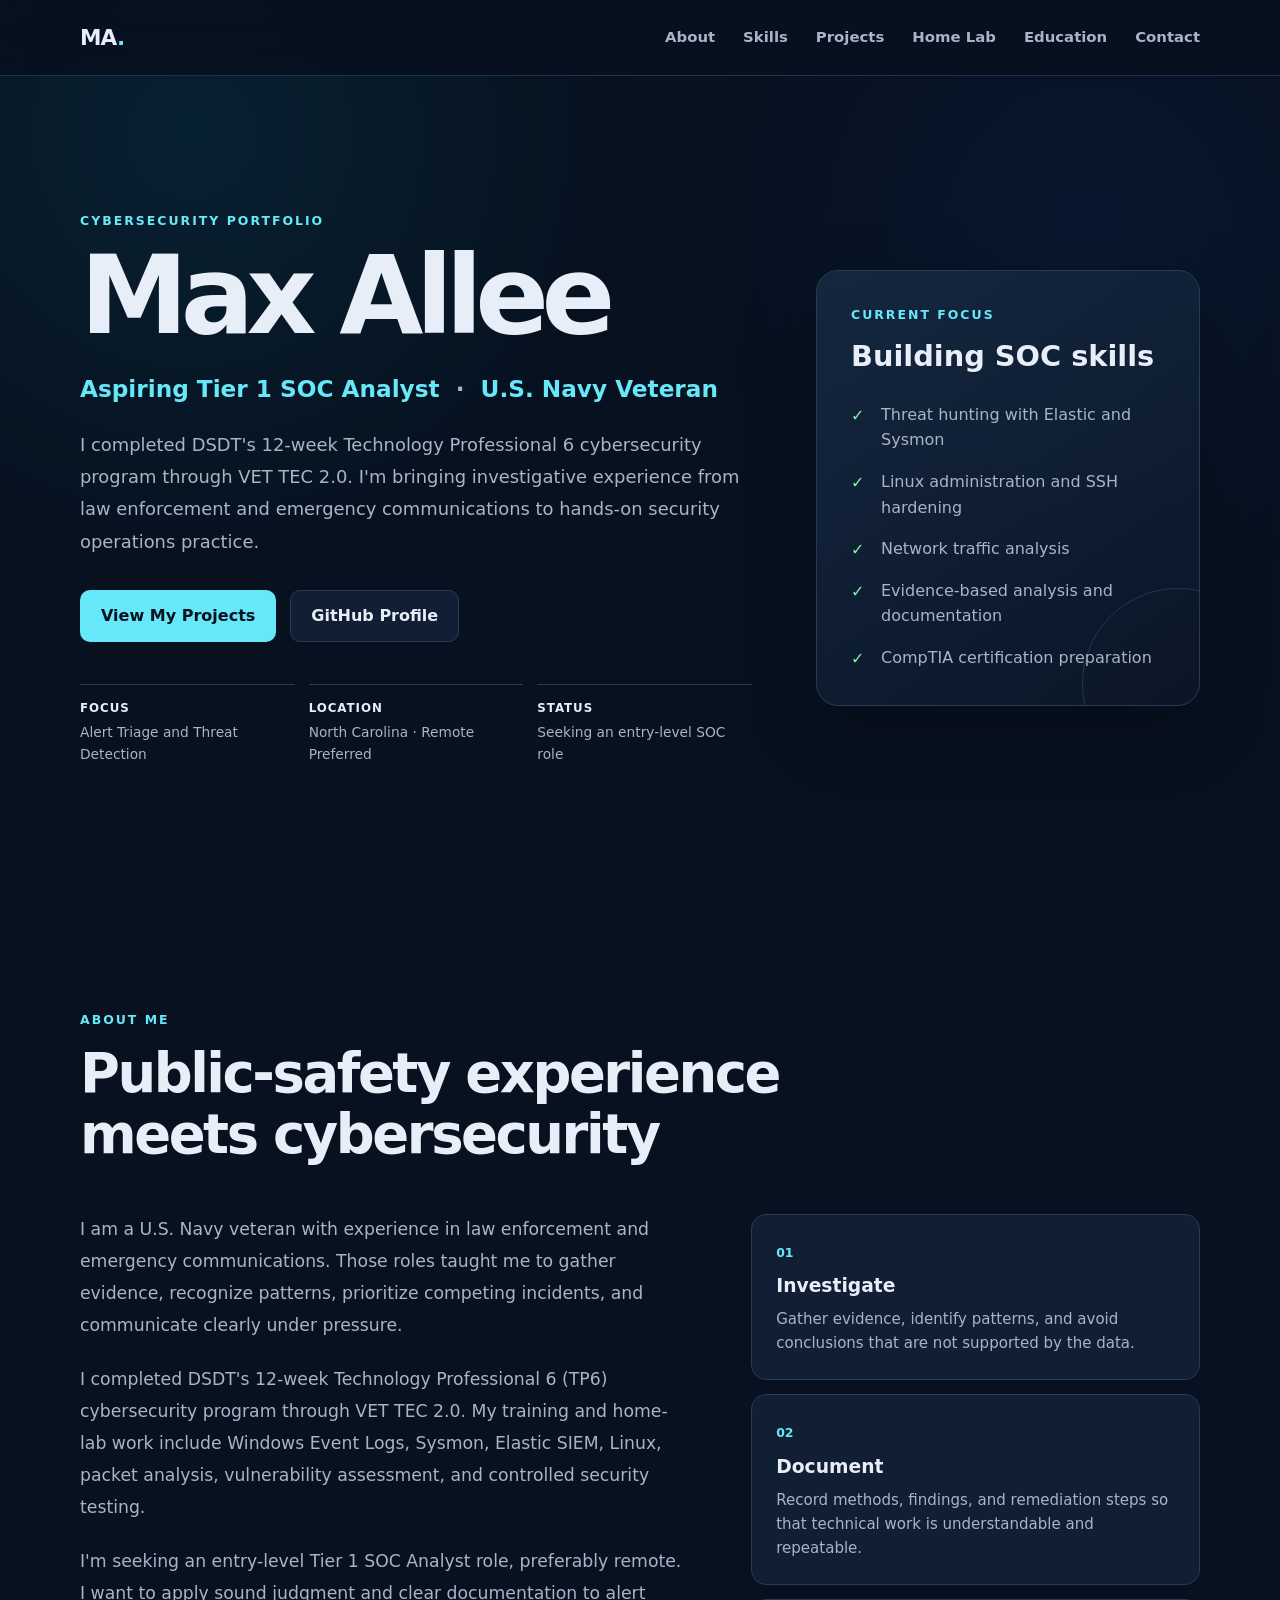
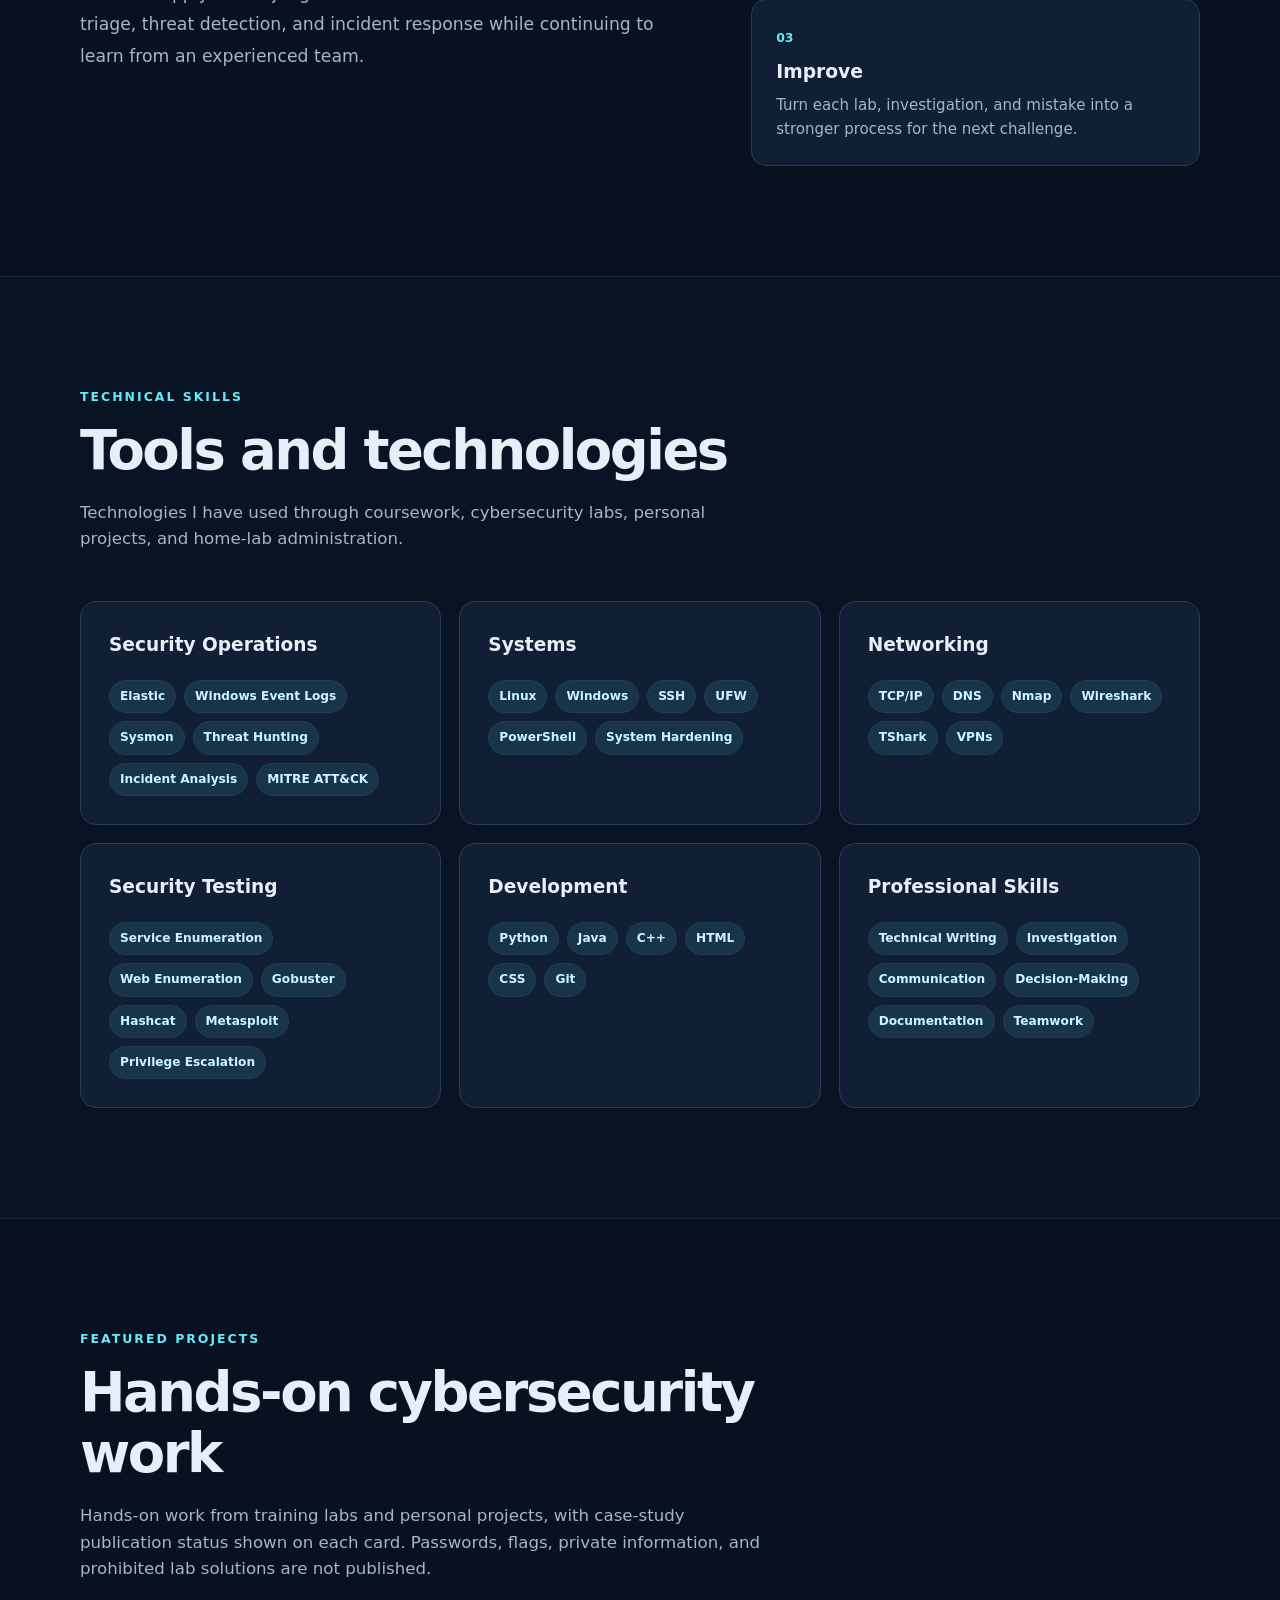
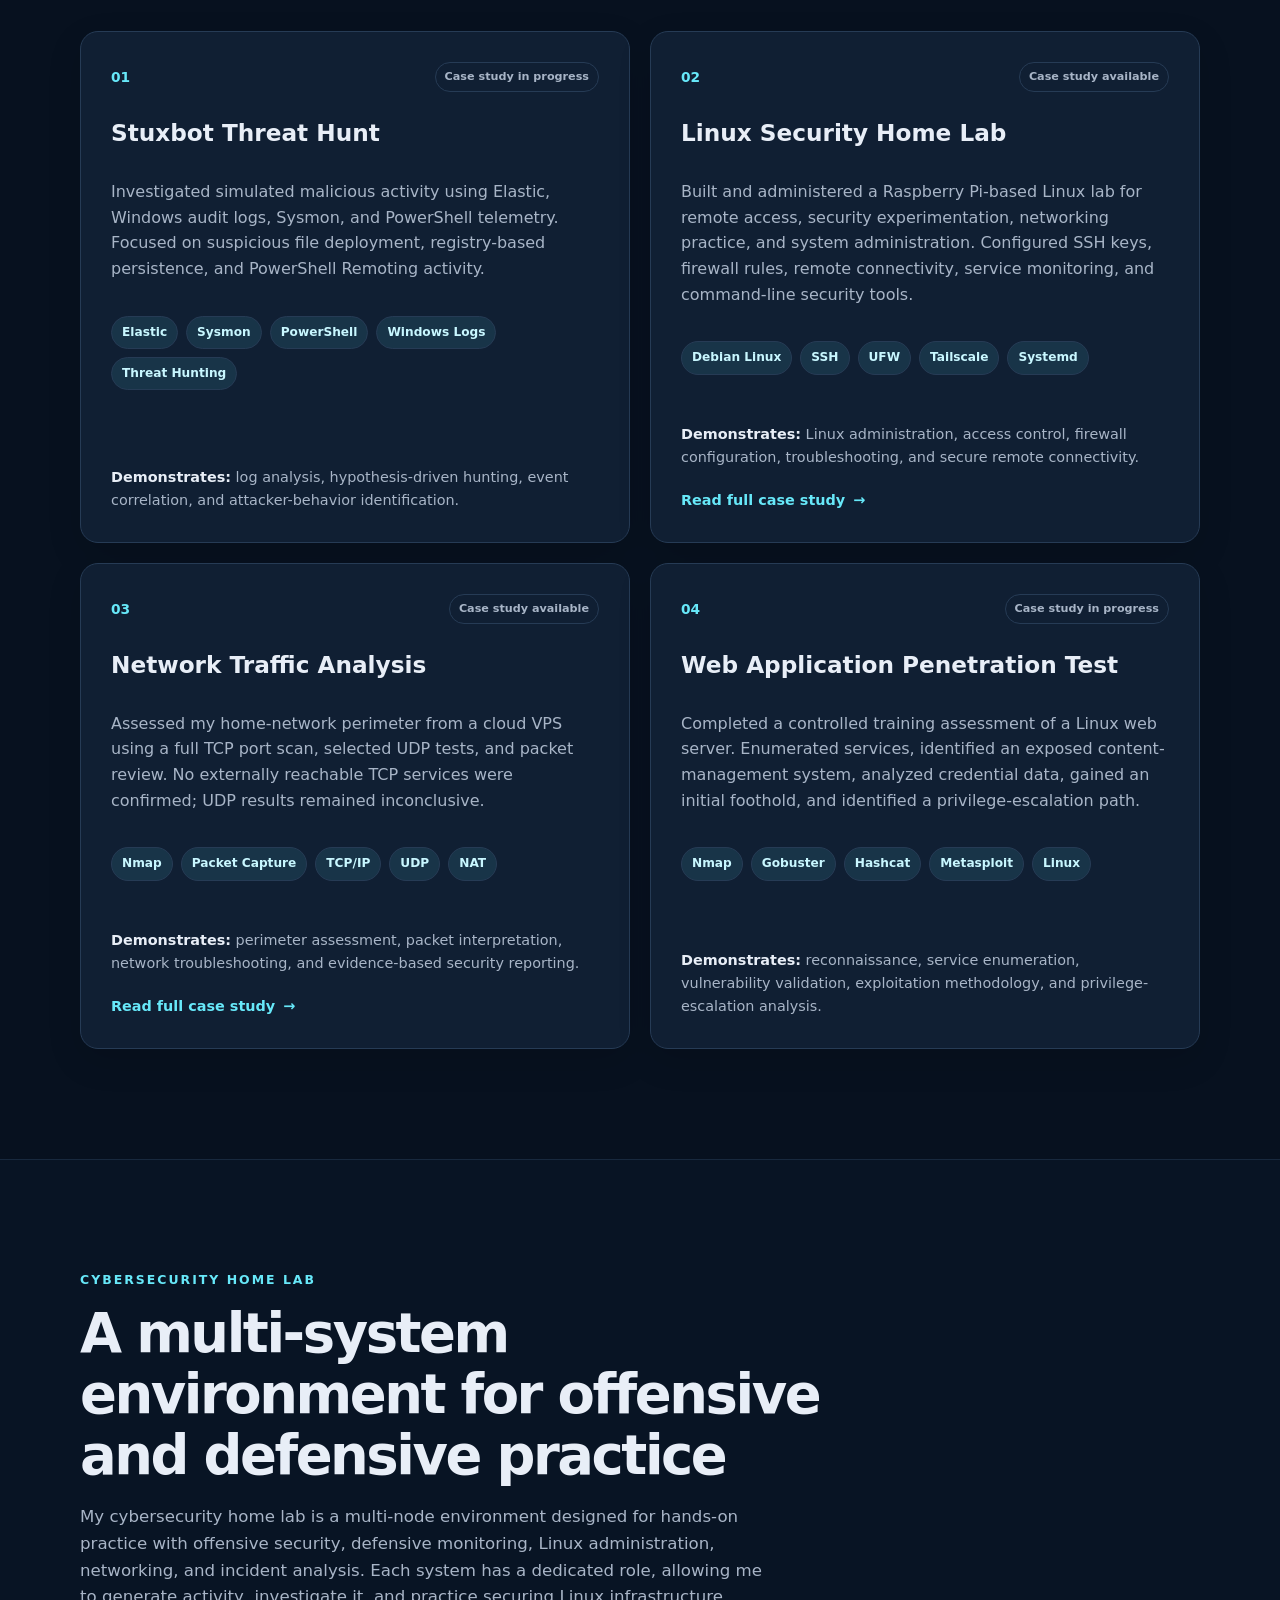
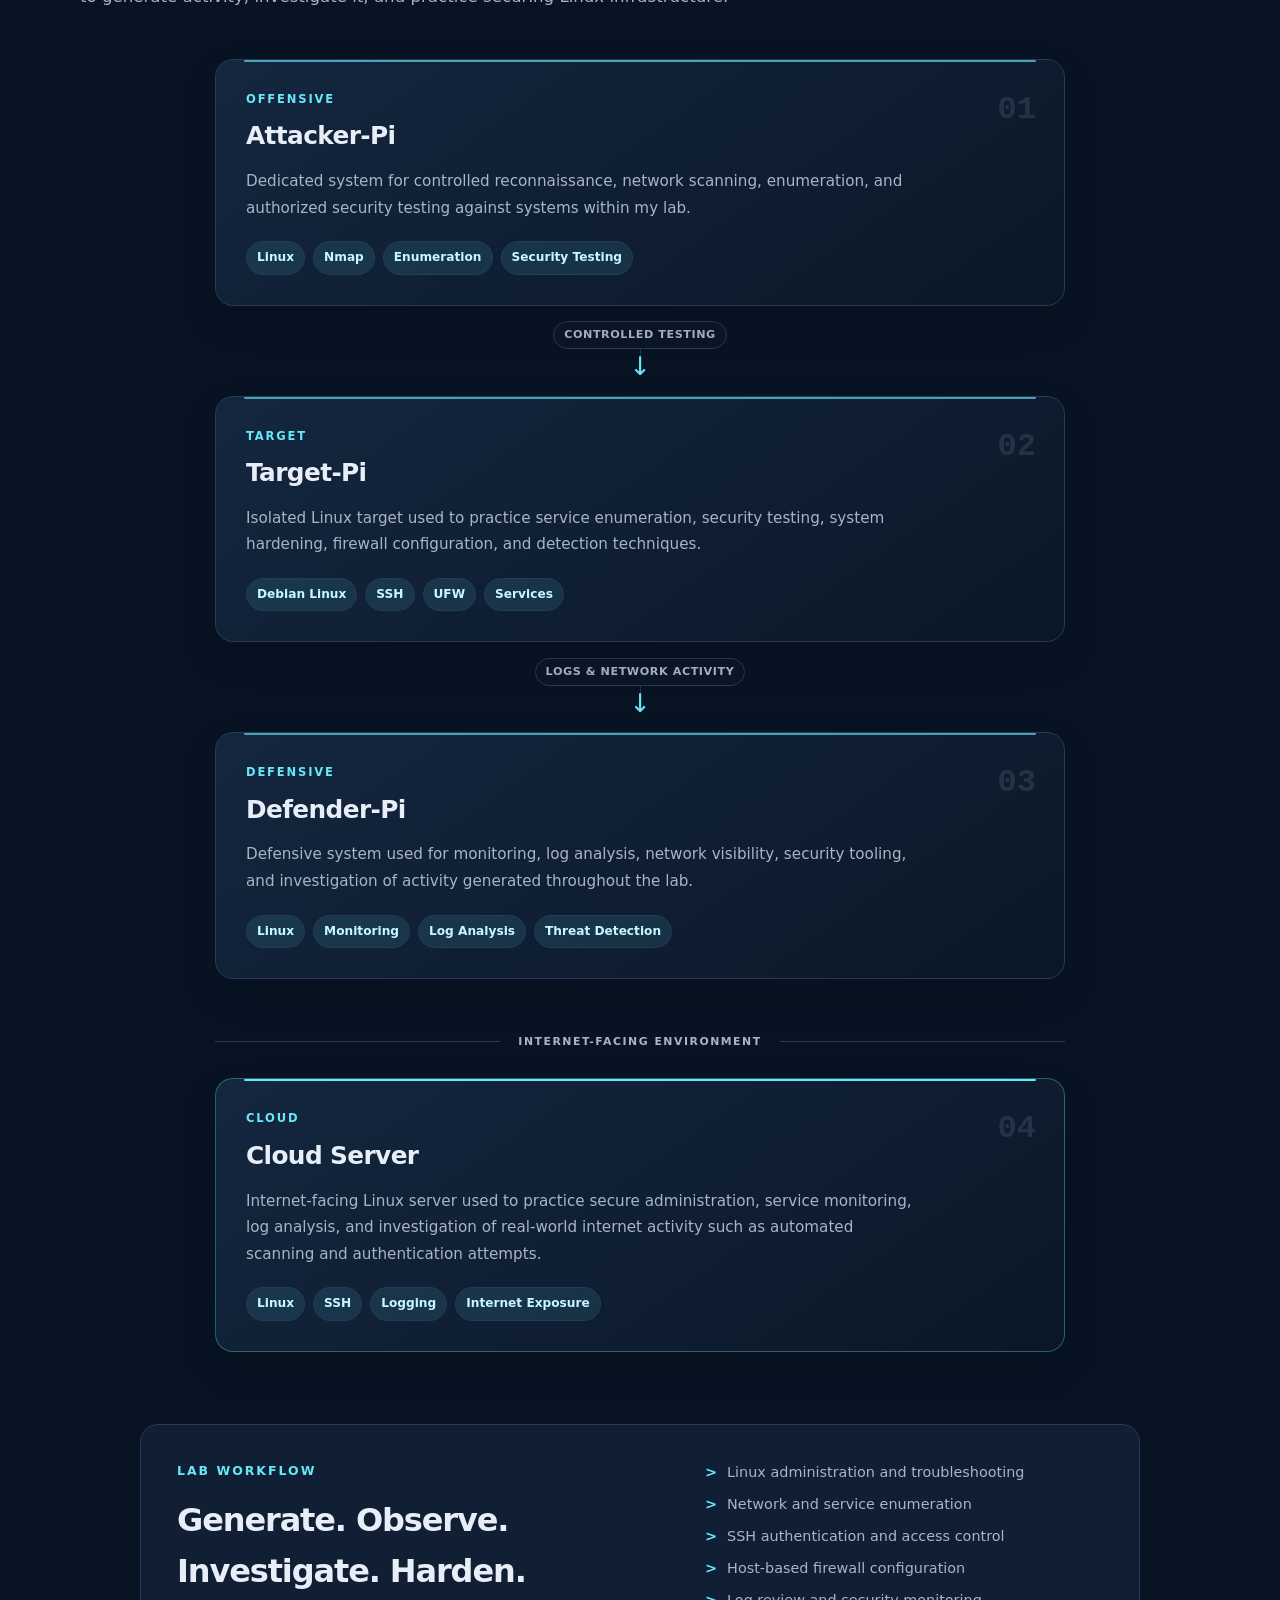
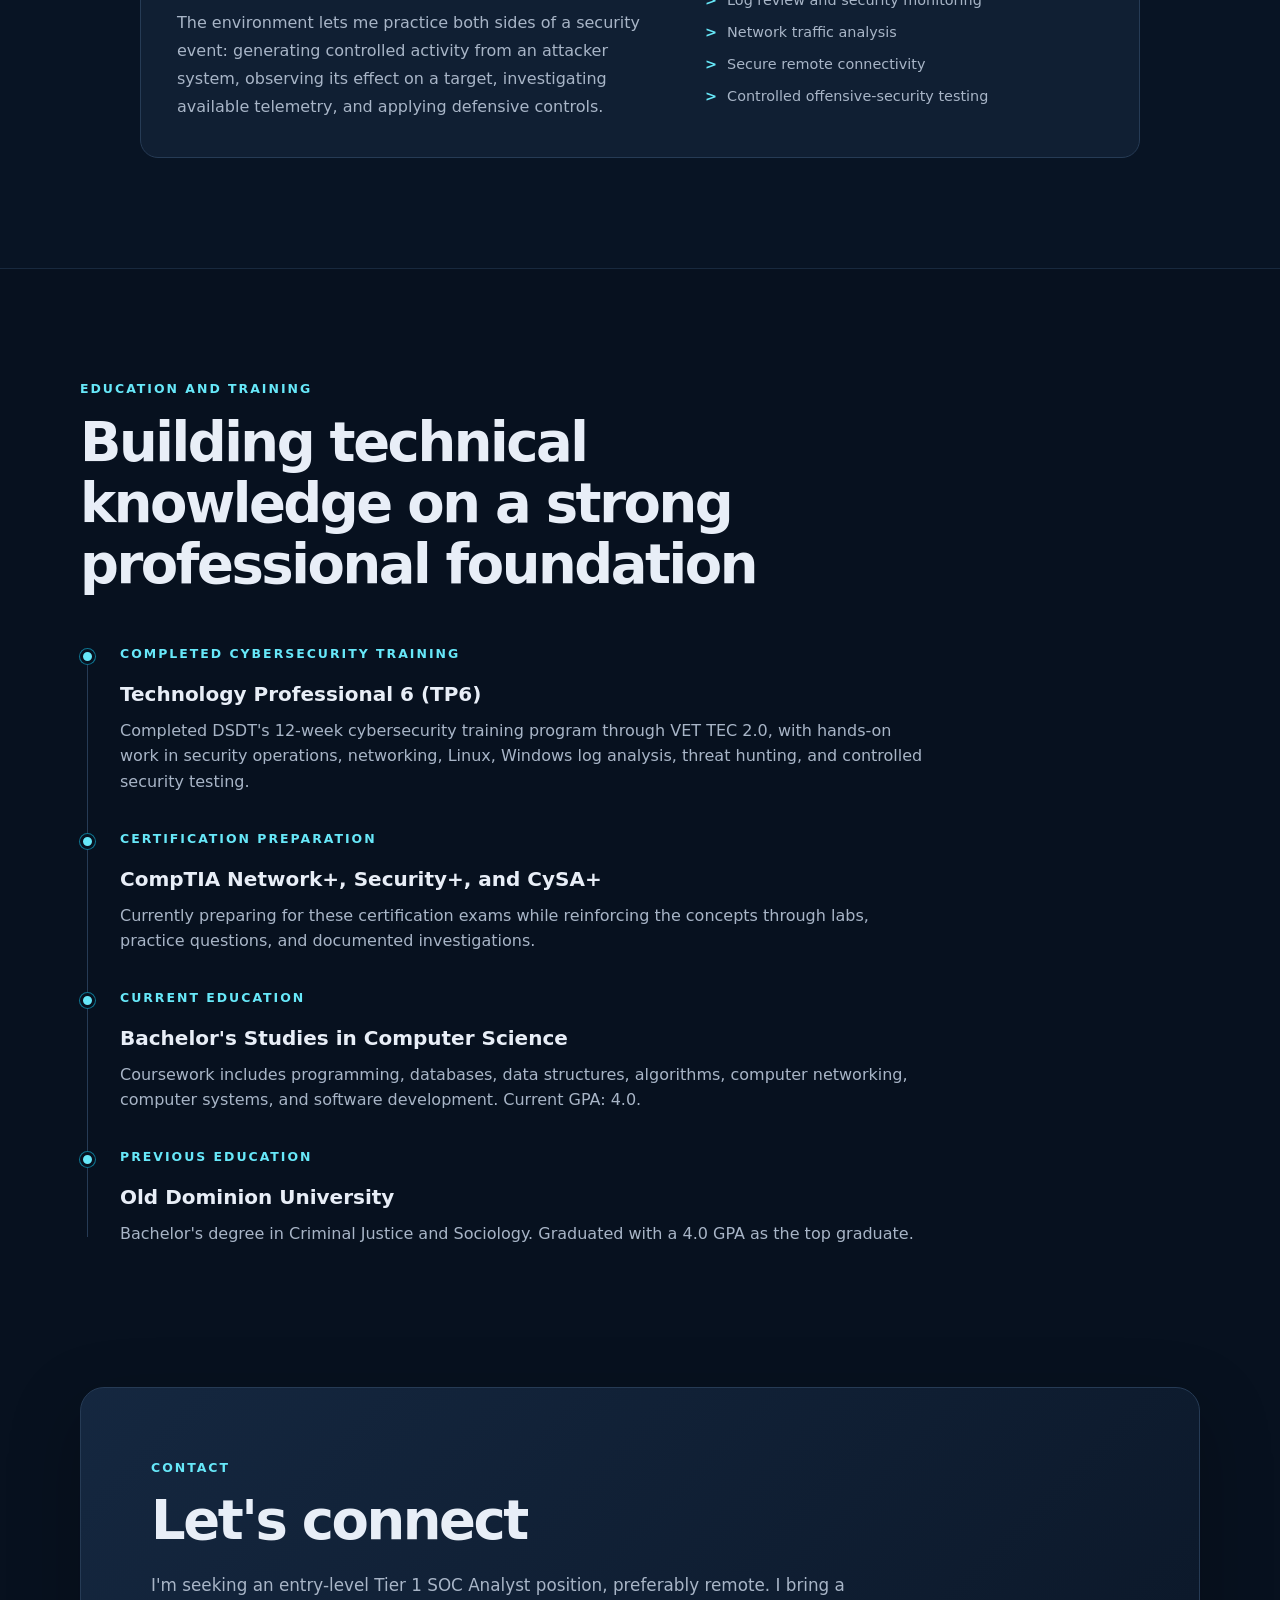
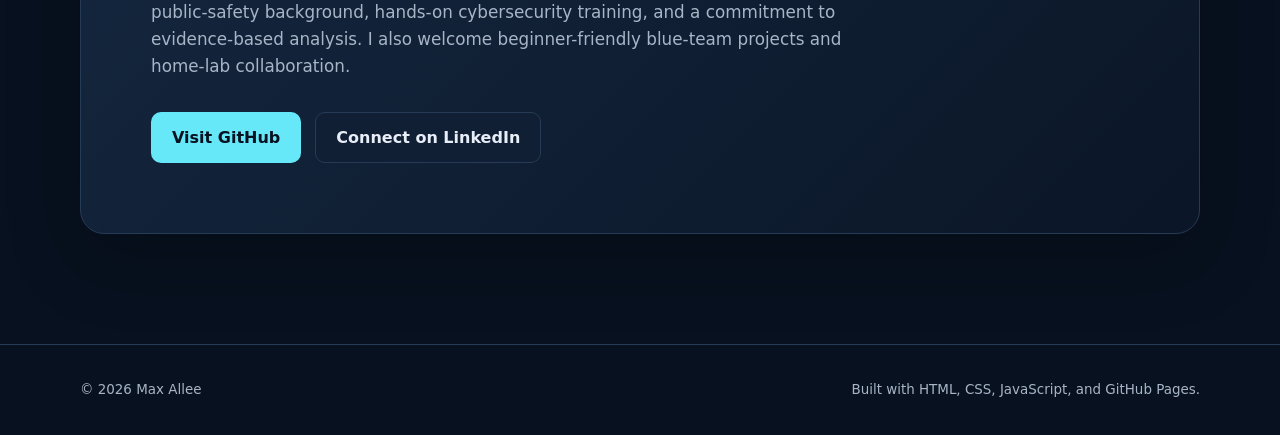
<file: index.html>
<!DOCTYPE html>
<html lang="en">
<head>
    <meta charset="UTF-8">

    <meta
        name="viewport"
        content="width=device-width, initial-scale=1.0"
    >

    <meta
        name="description"
        content="Cybersecurity portfolio of Max Allee, a U.S. Navy veteran and TP6 graduate pursuing a Tier 1 SOC Analyst role. Explore security labs, log analysis, and Linux projects."
    >

    <meta name="theme-color" content="#07111f">

    <title>Max Allee | Aspiring Tier 1 SOC Analyst</title>

    <link rel="stylesheet" href="styles.css">
    <script src="script.js" defer></script>
</head>

<body>
    <a class="skip-link" href="#main-content">
        Skip to main content
    </a>

    <header class="site-header">
        <nav class="nav container" aria-label="Primary navigation">
            <a class="brand" href="#top" aria-label="Max Allee homepage">
                MA<span>.</span>
            </a>

            <button
                class="nav-toggle"
                type="button"
                aria-expanded="false"
                aria-controls="nav-menu"
                aria-label="Open navigation menu"
            >
                <span></span>
                <span></span>
                <span></span>
            </button>

            <div class="nav-links" id="nav-menu">
                <a href="#about">About</a>
                <a href="#skills">Skills</a>
                <a href="#projects">Projects</a>
                <a href="#lab">Home Lab</a>
                <a href="#education">Education</a>
                <a href="#contact">Contact</a>
            </div>
        </nav>
    </header>

    <main id="main-content">
        <section class="hero" id="top">
            <div class="container hero-grid">
                <div class="hero-content">
                    <p class="eyebrow">
                        CYBERSECURITY PORTFOLIO
                    </p>

                    <h1>
                        Max Allee
                    </h1>

                    <p class="hero-title">
                        Aspiring Tier 1 SOC Analyst
                        <span aria-hidden="true">·</span>
                        U.S. Navy Veteran
                    </p>

                    <p class="hero-copy">
                        I completed DSDT's 12-week Technology Professional 6
                        cybersecurity program through VET TEC 2.0. I'm bringing
                        investigative experience from law enforcement and
                        emergency communications to hands-on security
                        operations practice.
                    </p>

                    <div class="hero-actions">
                        <a class="button button-primary" href="#projects">
                            View My Projects
                        </a>

                        <a
                            class="button button-secondary"
                            href="https://github.com/Mallee1"
                            target="_blank"
                            rel="noopener noreferrer"
                        >
                            GitHub Profile
                        </a>
                    </div>

                    <ul class="hero-details" aria-label="Career information">
                        <li>
                            <span>Focus</span>
                            Alert Triage and Threat Detection
                        </li>

                        <li>
                            <span>Location</span>
                            North Carolina · Remote Preferred
                        </li>

                        <li>
                            <span>Status</span>
                            Seeking an entry-level SOC role
                        </li>
                    </ul>
                </div>

                <aside class="hero-panel" aria-label="Current development">
                    <p class="panel-label">
                        CURRENT FOCUS
                    </p>

                    <h2>
                        Building SOC skills
                    </h2>

                    <ul class="checklist">
                        <li>Threat hunting with Elastic and Sysmon</li>
                        <li>Linux administration and SSH hardening</li>
                        <li>Network traffic analysis</li>
                        <li>Evidence-based analysis and documentation</li>
                        <li>CompTIA certification preparation</li>
                    </ul>
                </aside>
            </div>
        </section>

        <section class="section" id="about">
            <div class="container">
                <div class="section-heading">
                    <p class="eyebrow">
                        ABOUT ME
                    </p>

                    <h2>
                        Public-safety experience meets cybersecurity
                    </h2>
                </div>

                <div class="about-grid">
                    <div class="about-copy">
                        <p>
                            I am a U.S. Navy veteran with experience in law
                            enforcement and emergency communications. Those
                            roles taught me to gather evidence, recognize
                            patterns, prioritize competing incidents, and
                            communicate clearly under pressure.
                        </p>

                        <p>
                            I completed DSDT's 12-week Technology Professional
                            6 (TP6) cybersecurity program through VET TEC 2.0.
                            My training and home-lab work include Windows Event
                            Logs, Sysmon, Elastic SIEM, Linux, packet analysis,
                            vulnerability assessment, and controlled security
                            testing.
                        </p>

                        <p>
                            I'm seeking an entry-level Tier 1 SOC Analyst role,
                            preferably remote. I want to apply sound judgment
                            and clear documentation to alert triage, threat
                            detection, and incident response while continuing
                            to learn from an experienced team.
                        </p>
                    </div>

                    <div class="principles">
                        <article class="principle-card">
                            <span>01</span>
                            <h3>Investigate</h3>
                            <p>
                                Gather evidence, identify patterns, and avoid
                                conclusions that are not supported by the data.
                            </p>
                        </article>

                        <article class="principle-card">
                            <span>02</span>
                            <h3>Document</h3>
                            <p>
                                Record methods, findings, and remediation steps
                                so that technical work is understandable and
                                repeatable.
                            </p>
                        </article>

                        <article class="principle-card">
                            <span>03</span>
                            <h3>Improve</h3>
                            <p>
                                Turn each lab, investigation, and mistake into
                                a stronger process for the next challenge.
                            </p>
                        </article>
                    </div>
                </div>
            </div>
        </section>

        <section class="section section-alt" id="skills">
            <div class="container">
                <div class="section-heading">
                    <p class="eyebrow">
                        TECHNICAL SKILLS
                    </p>

                    <h2>
                        Tools and technologies
                    </h2>

                    <p>
                        Technologies I have used through coursework,
                        cybersecurity labs, personal projects, and home-lab
                        administration.
                    </p>
                </div>

                <div class="skills-grid">
                    <article class="skill-card">
                        <h3>Security Operations</h3>

                        <ul class="tag-list">
                            <li>Elastic</li>
                            <li>Windows Event Logs</li>
                            <li>Sysmon</li>
                            <li>Threat Hunting</li>
                            <li>Incident Analysis</li>
                            <li>MITRE ATT&amp;CK</li>
                        </ul>
                    </article>

                    <article class="skill-card">
                        <h3>Systems</h3>

                        <ul class="tag-list">
                            <li>Linux</li>
                            <li>Windows</li>
                            <li>SSH</li>
                            <li>UFW</li>
                            <li>PowerShell</li>
                            <li>System Hardening</li>
                        </ul>
                    </article>

                    <article class="skill-card">
                        <h3>Networking</h3>

                        <ul class="tag-list">
                            <li>TCP/IP</li>
                            <li>DNS</li>
                            <li>Nmap</li>
                            <li>Wireshark</li>
                            <li>TShark</li>
                            <li>VPNs</li>
                        </ul>
                    </article>

                    <article class="skill-card">
                        <h3>Security Testing</h3>

                        <ul class="tag-list">
                            <li>Service Enumeration</li>
                            <li>Web Enumeration</li>
                            <li>Gobuster</li>
                            <li>Hashcat</li>
                            <li>Metasploit</li>
                            <li>Privilege Escalation</li>
                        </ul>
                    </article>

                    <article class="skill-card">
                        <h3>Development</h3>

                        <ul class="tag-list">
                            <li>Python</li>
                            <li>Java</li>
                            <li>C++</li>
                            <li>HTML</li>
                            <li>CSS</li>
                            <li>Git</li>
                        </ul>
                    </article>

                    <article class="skill-card">
                        <h3>Professional Skills</h3>

                        <ul class="tag-list">
                            <li>Technical Writing</li>
                            <li>Investigation</li>
                            <li>Communication</li>
                            <li>Decision-Making</li>
                            <li>Documentation</li>
                            <li>Teamwork</li>
                        </ul>
                    </article>
                </div>
            </div>
        </section>

        <section class="section" id="projects">
            <div class="container">
                <div class="section-heading">
                    <p class="eyebrow">
                        FEATURED PROJECTS
                    </p>

                    <h2>
                        Hands-on cybersecurity work
                    </h2>

                    <p>
                        Hands-on work from training labs and personal projects,
                        with case-study publication status shown on each card.
                        Passwords, flags, private information, and prohibited
                        lab solutions are not published.
                    </p>
                </div>

                <div class="projects-grid">
                    <article class="project-card">
                        <div class="project-top">
                            <span class="project-number">01</span>
                            <span class="status">Case study in progress</span>
                        </div>

                        <h3>
                            Stuxbot Threat Hunt
                        </h3>

                        <p>
                            Investigated simulated malicious activity using
                            Elastic, Windows audit logs, Sysmon, and PowerShell
                            telemetry. Focused on suspicious file deployment,
                            registry-based persistence, and PowerShell
                            Remoting activity.
                        </p>

                        <ul class="tag-list">
                            <li>Elastic</li>
                            <li>Sysmon</li>
                            <li>PowerShell</li>
                            <li>Windows Logs</li>
                            <li>Threat Hunting</li>
                        </ul>

                        <p class="project-outcome">
                            <strong>Demonstrates:</strong>
                            log analysis, hypothesis-driven hunting, event
                            correlation, and attacker-behavior identification.
                        </p>
                    </article>

                    <article class="project-card">
                        <div class="project-top">
                            <span class="project-number">02</span>
                            <span class="status">Case study available</span>
                        </div>

                        <h3>
                            <a
                                class="project-title-link"
                                href="projects/linux-home-lab/"
                            >
                                Linux Security Home Lab
                            </a>
                        </h3>

                        <p>
                            Built and administered a Raspberry Pi-based Linux
                            lab for remote access, security experimentation,
                            networking practice, and system administration.
                            Configured SSH keys, firewall rules, remote
                            connectivity, service monitoring, and command-line
                            security tools.
                        </p>

                        <ul class="tag-list">
                            <li>Debian Linux</li>
                            <li>SSH</li>
                            <li>UFW</li>
                            <li>Tailscale</li>
                            <li>Systemd</li>
                        </ul>

                        <p class="project-outcome">
                            <strong>Demonstrates:</strong>
                            Linux administration, access control, firewall
                            configuration, troubleshooting, and secure remote
                            connectivity.
                        </p>

                        <a
                            class="project-link"
                            href="projects/linux-home-lab/"
                        >
                            Read full case study
                            <span aria-hidden="true">→</span>
                        </a>
                    </article>

                    <article class="project-card">
                        <div class="project-top">
                            <span class="project-number">03</span>
                            <span class="status">Case study available</span>
                        </div>

                        <h3>
                            <a
                                class="project-title-link"
                                href="projects/network-perimeter-assessment/"
                            >
                                Network Traffic Analysis
                            </a>
                        </h3>

                        <p>
                            Assessed my home-network perimeter from a cloud
                            VPS using a full TCP port scan, selected UDP tests,
                            and packet review. No externally reachable TCP
                            services were confirmed; UDP results remained
                            inconclusive.
                        </p>

                        <ul class="tag-list">
                            <li>Nmap</li>
                            <li>Packet Capture</li>
                            <li>TCP/IP</li>
                            <li>UDP</li>
                            <li>NAT</li>
                        </ul>

                        <p class="project-outcome">
                            <strong>Demonstrates:</strong>
                            perimeter assessment, packet interpretation,
                            network troubleshooting, and evidence-based
                            security reporting.
                        </p>

                        <a
                            class="project-link"
                            href="projects/network-perimeter-assessment/"
                        >
                            Read full case study
                            <span aria-hidden="true">→</span>
                        </a>
                    </article>

                    <article class="project-card">
                        <div class="project-top">
                            <span class="project-number">04</span>
                            <span class="status">Case study in progress</span>
                        </div>

                        <h3>
                            Web Application Penetration Test
                        </h3>

                        <p>
                            Completed a controlled training assessment of a
                            Linux web server. Enumerated services, identified
                            an exposed content-management system, analyzed
                            credential data, gained an initial foothold, and
                            identified a privilege-escalation path.
                        </p>

                        <ul class="tag-list">
                            <li>Nmap</li>
                            <li>Gobuster</li>
                            <li>Hashcat</li>
                            <li>Metasploit</li>
                            <li>Linux</li>
                        </ul>

                        <p class="project-outcome">
                            <strong>Demonstrates:</strong>
                            reconnaissance, service enumeration, vulnerability
                            validation, exploitation methodology, and
                            privilege-escalation analysis.
                        </p>
                    </article>
                </div>
            </div>
        </section>

<section class="section section-alt" id="lab">
    <div class="container">
        <div class="section-heading">
            <p class="eyebrow">
                CYBERSECURITY HOME LAB
            </p>

            <h2>
                A multi-system environment for offensive and defensive practice
            </h2>

            <p>
                My cybersecurity home lab is a multi-node environment designed
                for hands-on practice with offensive security, defensive
                monitoring, Linux administration, networking, and incident
                analysis. Each system has a dedicated role, allowing me to
                generate activity, investigate it, and practice securing
                Linux infrastructure.
            </p>
        </div>

        <div class="lab-architecture">
            <article class="lab-node attacker-node">
                <p class="node-label">OFFENSIVE</p>
                <h3>Attacker-Pi</h3>
                <p>
                    Dedicated system for controlled reconnaissance, network
                    scanning, enumeration, and authorized security testing
                    against systems within my lab.
                </p>

                <ul class="tag-list">
                    <li>Linux</li>
                    <li>Nmap</li>
                    <li>Enumeration</li>
                    <li>Security Testing</li>
                </ul>
            </article>

            <div class="lab-connection" aria-hidden="true">
                <span>Controlled Testing</span>
                <div class="connection-line">↓</div>
            </div>

            <article class="lab-node target-node">
                <p class="node-label">TARGET</p>
                <h3>Target-Pi</h3>
                <p>
                    Isolated Linux target used to practice service
                    enumeration, security testing, system hardening, firewall
                    configuration, and detection techniques.
                </p>

                <ul class="tag-list">
                    <li>Debian Linux</li>
                    <li>SSH</li>
                    <li>UFW</li>
                    <li>Services</li>
                </ul>
            </article>

            <div class="lab-connection" aria-hidden="true">
                <span>Logs &amp; Network Activity</span>
                <div class="connection-line">↓</div>
            </div>

            <article class="lab-node defender-node">
                <p class="node-label">DEFENSIVE</p>
                <h3>Defender-Pi</h3>
                <p>
                    Defensive system used for monitoring, log analysis,
                    network visibility, security tooling, and investigation
                    of activity generated throughout the lab.
                </p>

                <ul class="tag-list">
                    <li>Linux</li>
                    <li>Monitoring</li>
                    <li>Log Analysis</li>
                    <li>Threat Detection</li>
                </ul>
            </article>

            <div class="cloud-divider">
                <span>INTERNET-FACING ENVIRONMENT</span>
            </div>

            <article class="lab-node cloud-node">
                <p class="node-label">CLOUD</p>
                <h3>Cloud Server</h3>
                <p>
                    Internet-facing Linux server used to practice secure
                    administration, service monitoring, log analysis, and
                    investigation of real-world internet activity such as
                    automated scanning and authentication attempts.
                </p>

                <ul class="tag-list">
                    <li>Linux</li>
                    <li>SSH</li>
                    <li>Logging</li>
                    <li>Internet Exposure</li>
                </ul>
            </article>
        </div>

        <div class="lab-summary">
            <div>
                <p class="eyebrow">LAB WORKFLOW</p>

                <h3>
                    Generate. Observe. Investigate. Harden.
                </h3>

                <p>
                    The environment lets me practice both sides of a security
                    event: generating controlled activity from an attacker
                    system, observing its effect on a target, investigating
                    available telemetry, and applying defensive controls.
                </p>
            </div>

            <ul class="lab-list">
                <li>Linux administration and troubleshooting</li>
                <li>Network and service enumeration</li>
                <li>SSH authentication and access control</li>
                <li>Host-based firewall configuration</li>
                <li>Log review and security monitoring</li>
                <li>Network traffic analysis</li>
                <li>Secure remote connectivity</li>
                <li>Controlled offensive-security testing</li>
            </ul>
        </div>
    </div>
</section>

        <section class="section" id="education">
            <div class="container">
                <div class="section-heading">
                    <p class="eyebrow">
                        EDUCATION AND TRAINING
                    </p>

                    <h2>
                        Building technical knowledge on a strong professional
                        foundation
                    </h2>
                </div>

                <div class="timeline">
                    <article class="timeline-item">
                        <div class="timeline-marker"></div>

                        <div>
                            <p class="timeline-label">
                                COMPLETED CYBERSECURITY TRAINING
                            </p>

                            <h3>
                                Technology Professional 6 (TP6)
                            </h3>

                            <p>
                                Completed DSDT's 12-week cybersecurity training
                                program through VET TEC 2.0, with hands-on work
                                in security operations, networking, Linux,
                                Windows log analysis, threat hunting, and
                                controlled security testing.
                            </p>
                        </div>
                    </article>

                    <article class="timeline-item">
                        <div class="timeline-marker"></div>

                        <div>
                            <p class="timeline-label">
                                CERTIFICATION PREPARATION
                            </p>

                            <h3>
                                CompTIA Network+, Security+, and CySA+
                            </h3>

                            <p>
                                Currently preparing for these certification
                                exams while reinforcing the concepts through
                                labs, practice questions, and documented
                                investigations.
                            </p>
                        </div>
                    </article>

                    <article class="timeline-item">
                        <div class="timeline-marker"></div>

                        <div>
                            <p class="timeline-label">
                                CURRENT EDUCATION
                            </p>

                            <h3>
                                Bachelor's Studies in Computer Science
                            </h3>

                            <p>
                                Coursework includes programming, databases,
                                data structures, algorithms, computer networking,
                                computer systems, and software development.
                                Current GPA: 4.0.
                            </p>
                        </div>
                    </article>

                    <article class="timeline-item">
                        <div class="timeline-marker"></div>

                        <div>
                            <p class="timeline-label">
                                PREVIOUS EDUCATION
                            </p>

                            <h3>
                                Old Dominion University
                            </h3>

                            <p>
                                Bachelor's degree in Criminal Justice and
                                Sociology. Graduated with a 4.0 GPA as the top
                                graduate.
                            </p>
                        </div>
                    </article>
                </div>
            </div>
        </section>

        <section class="section contact-section" id="contact">
            <div class="container">
                <div class="contact-card">
                    <p class="eyebrow">
                        CONTACT
                    </p>

                    <h2>
                        Let's connect
                    </h2>

                    <p>
                        I'm seeking an entry-level Tier 1 SOC Analyst position,
                        preferably remote. I bring a public-safety background,
                        hands-on cybersecurity training, and a commitment to
                        evidence-based analysis. I also welcome beginner-friendly
                        blue-team projects and home-lab collaboration.
                    </p>

                    <div class="contact-actions">
                        <a
                            class="button button-primary"
                            href="https://github.com/Mallee1"
                            target="_blank"
                            rel="noopener noreferrer"
                        >
                            Visit GitHub
                        </a>

                        <a
                            class="button button-secondary"
                            href="https://www.linkedin.com/in/maxallee/"
                            target="_blank"
                            rel="noopener noreferrer"
                        >
                            Connect on LinkedIn
                        </a>
                    </div>
                </div>
            </div>
        </section>
    </main>

    <footer class="site-footer">
        <div class="container footer-content">
            <p>
                &copy; <span id="current-year"></span> Max Allee
            </p>

            <p>
                Built with HTML, CSS, JavaScript, and GitHub Pages.
            </p>
        </div>
    </footer>
</body>
</html>
</file>
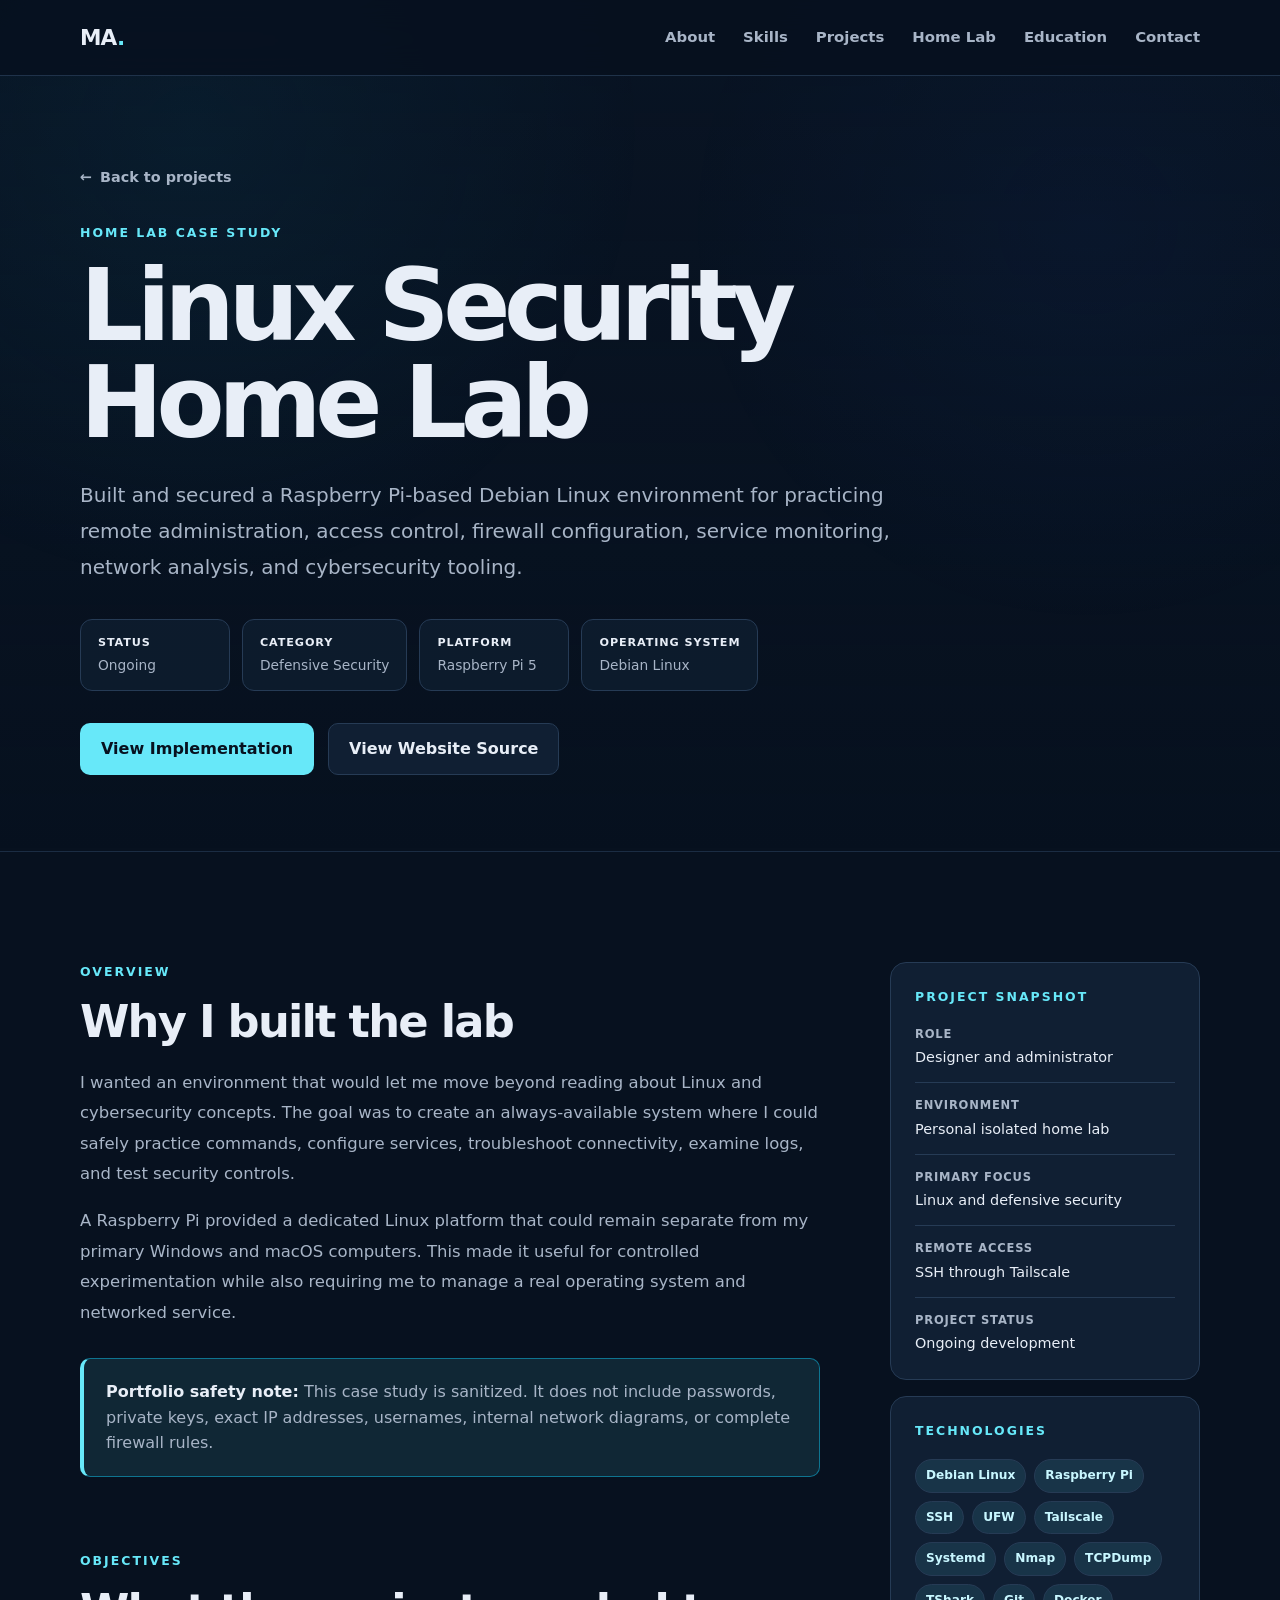
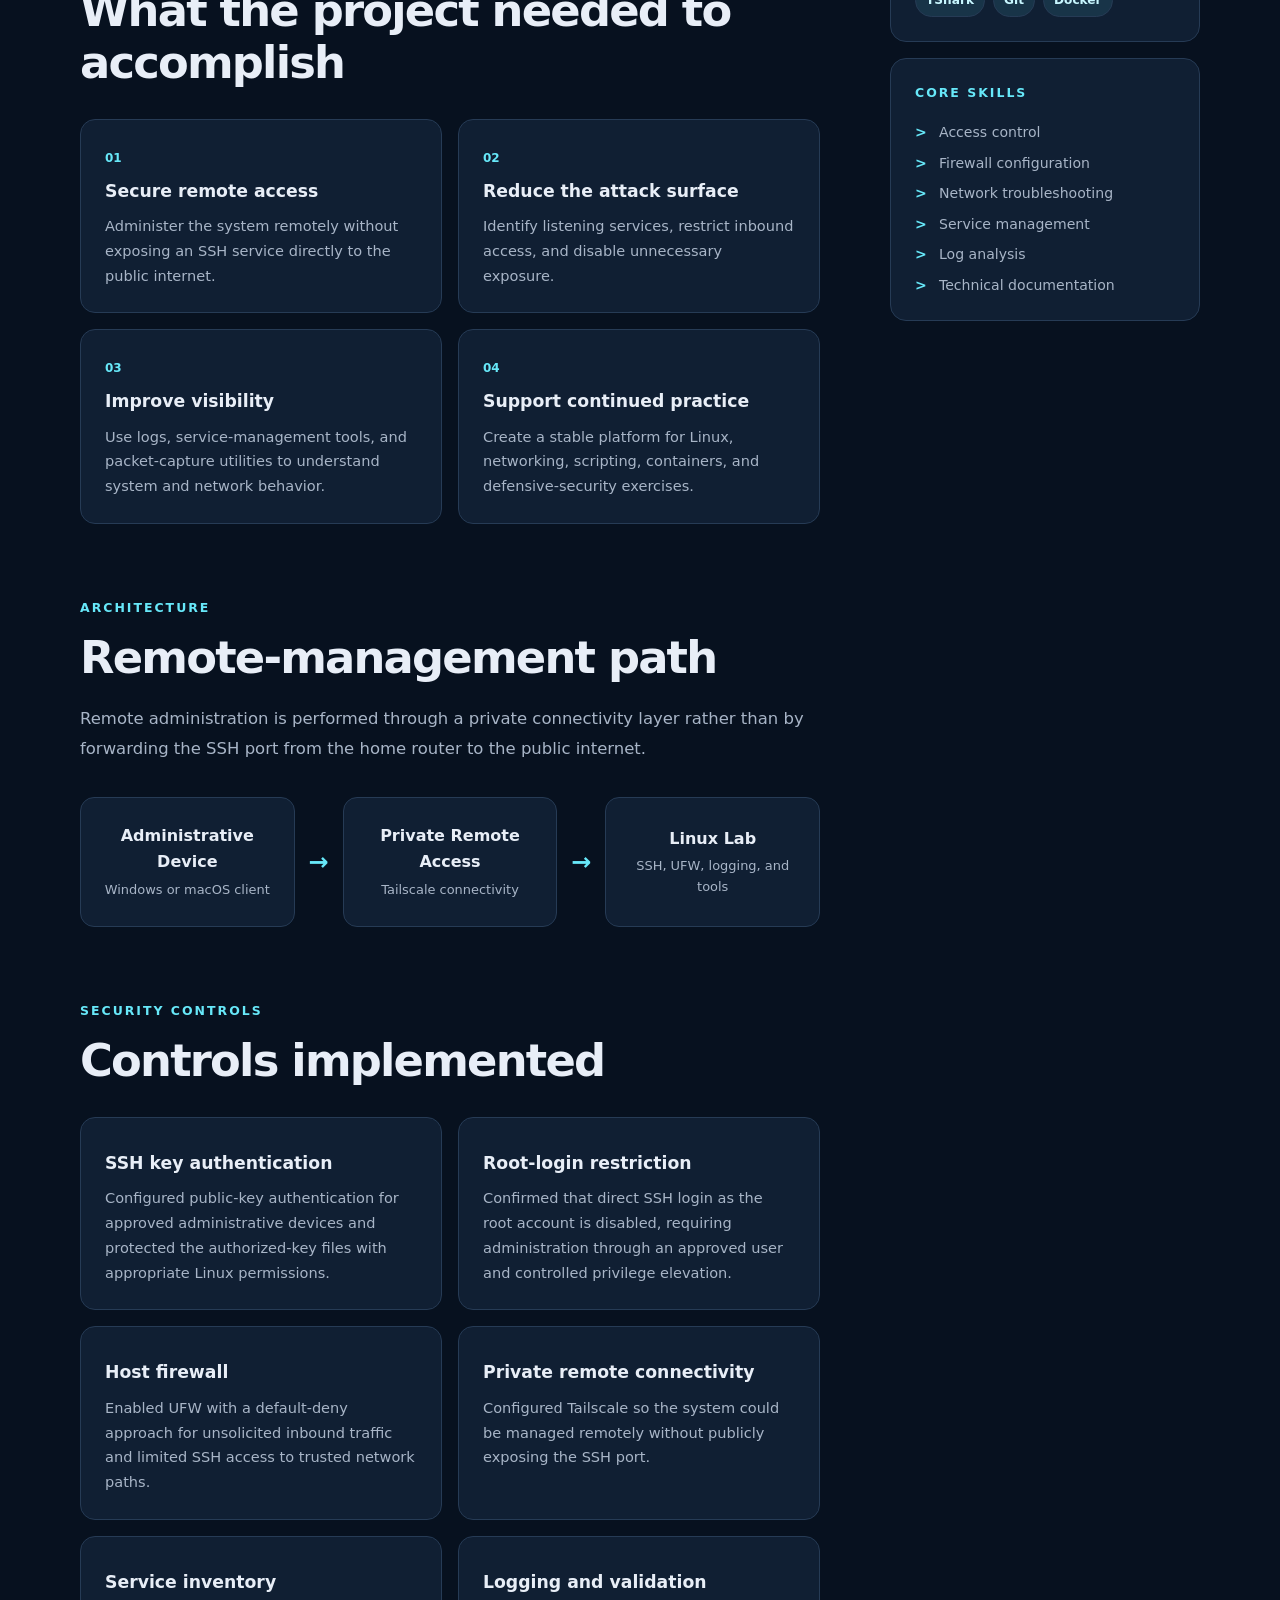
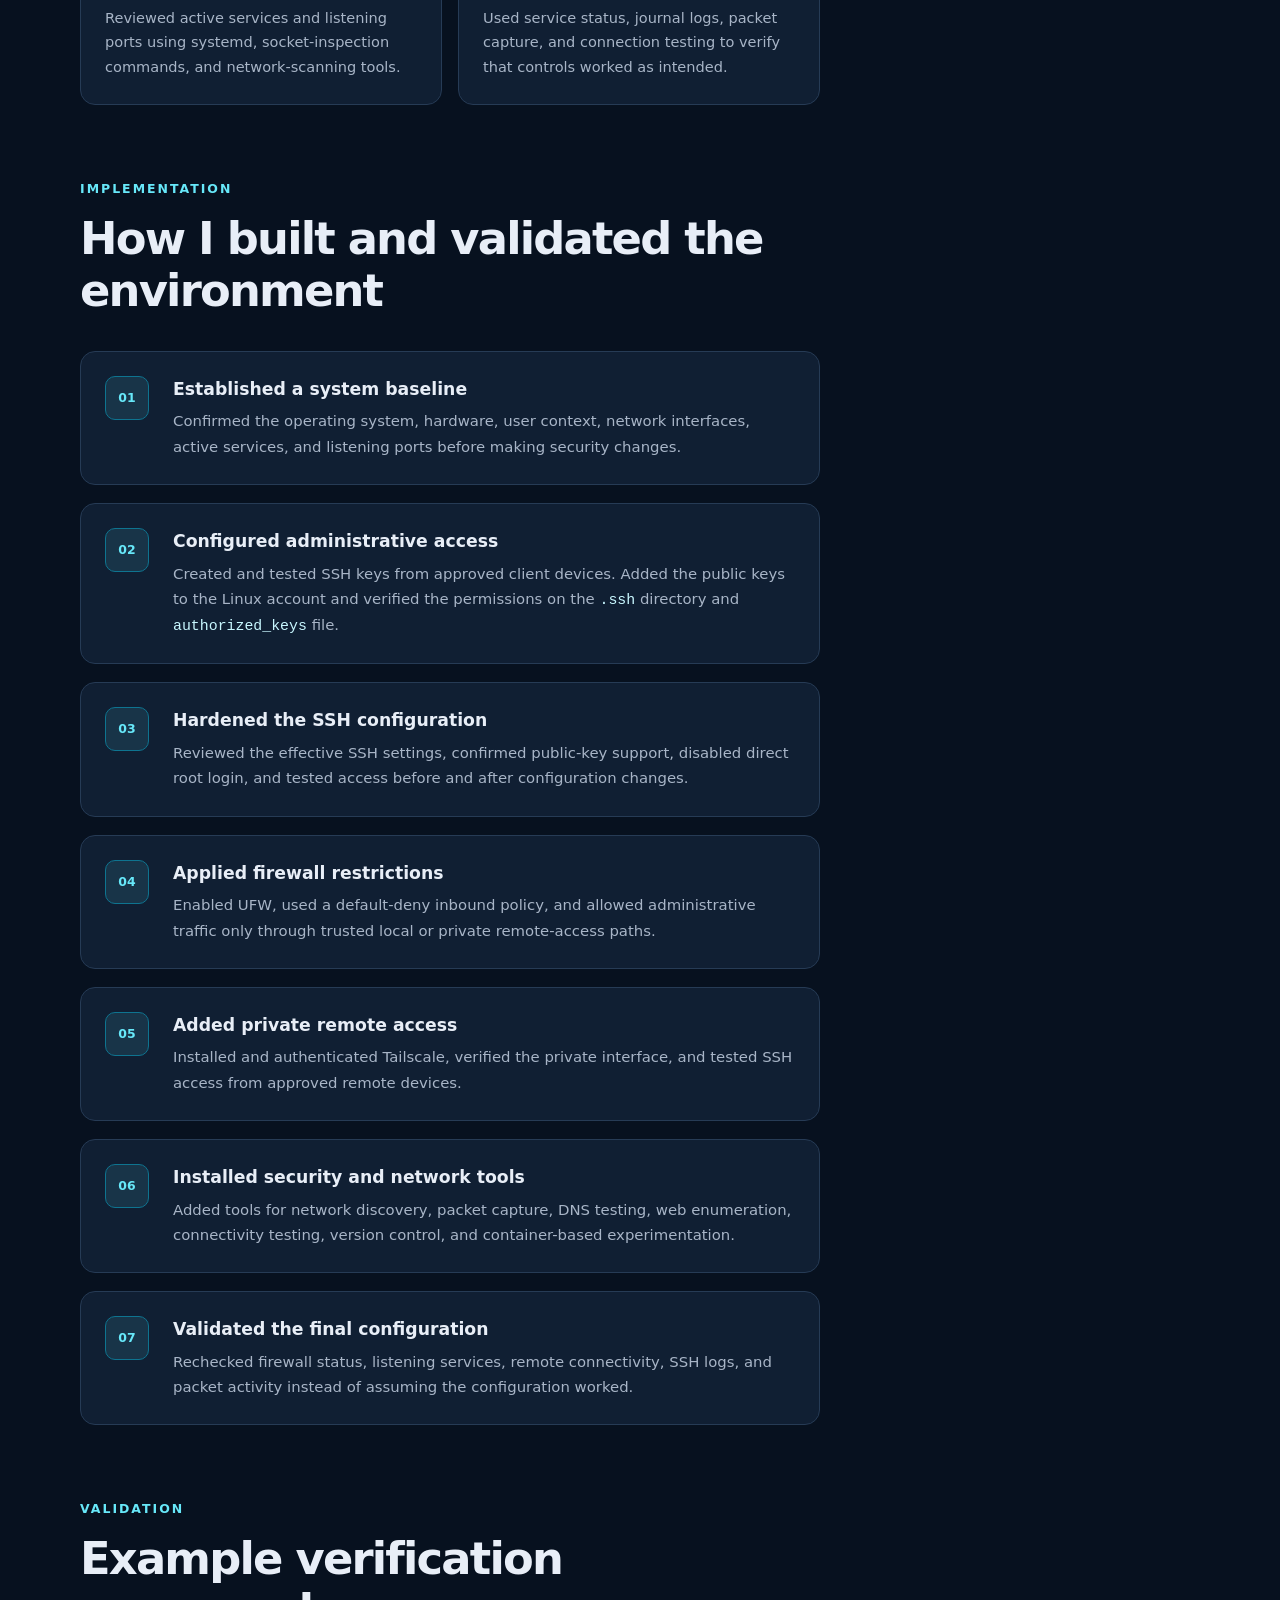
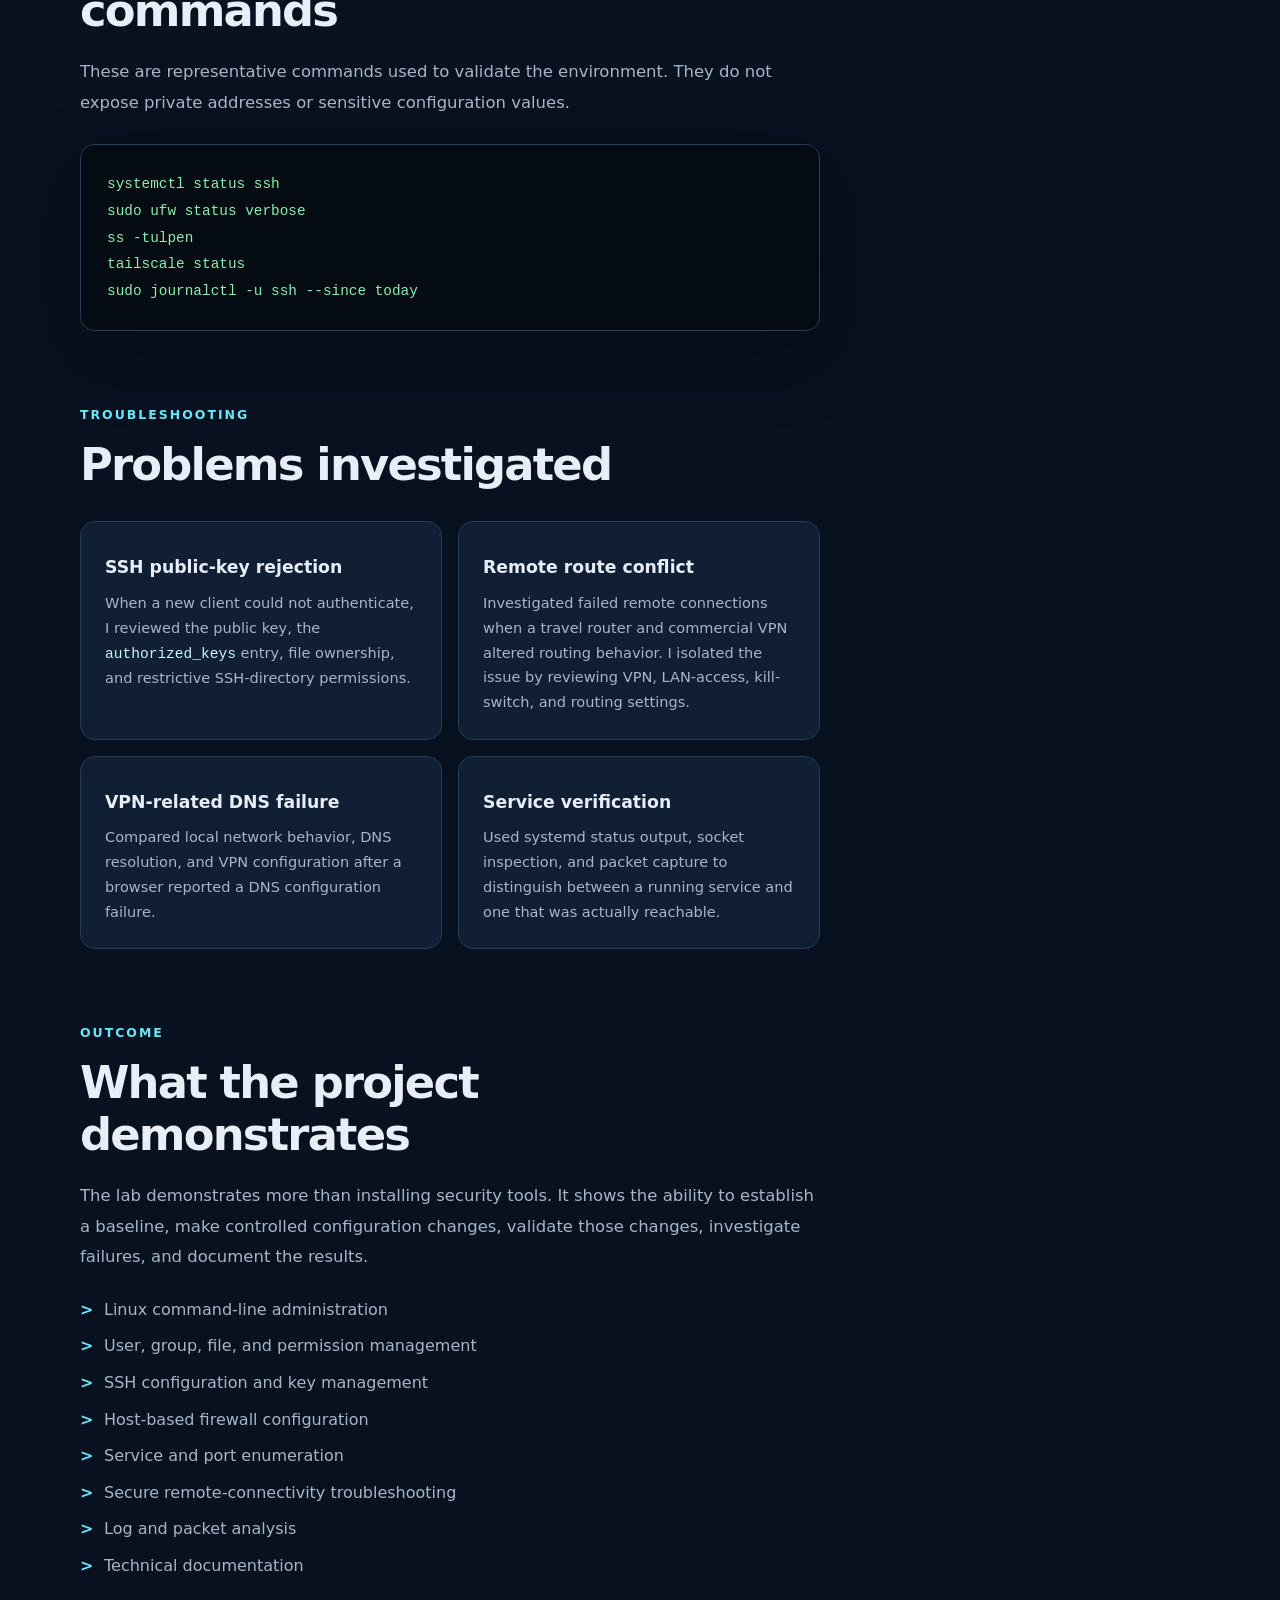
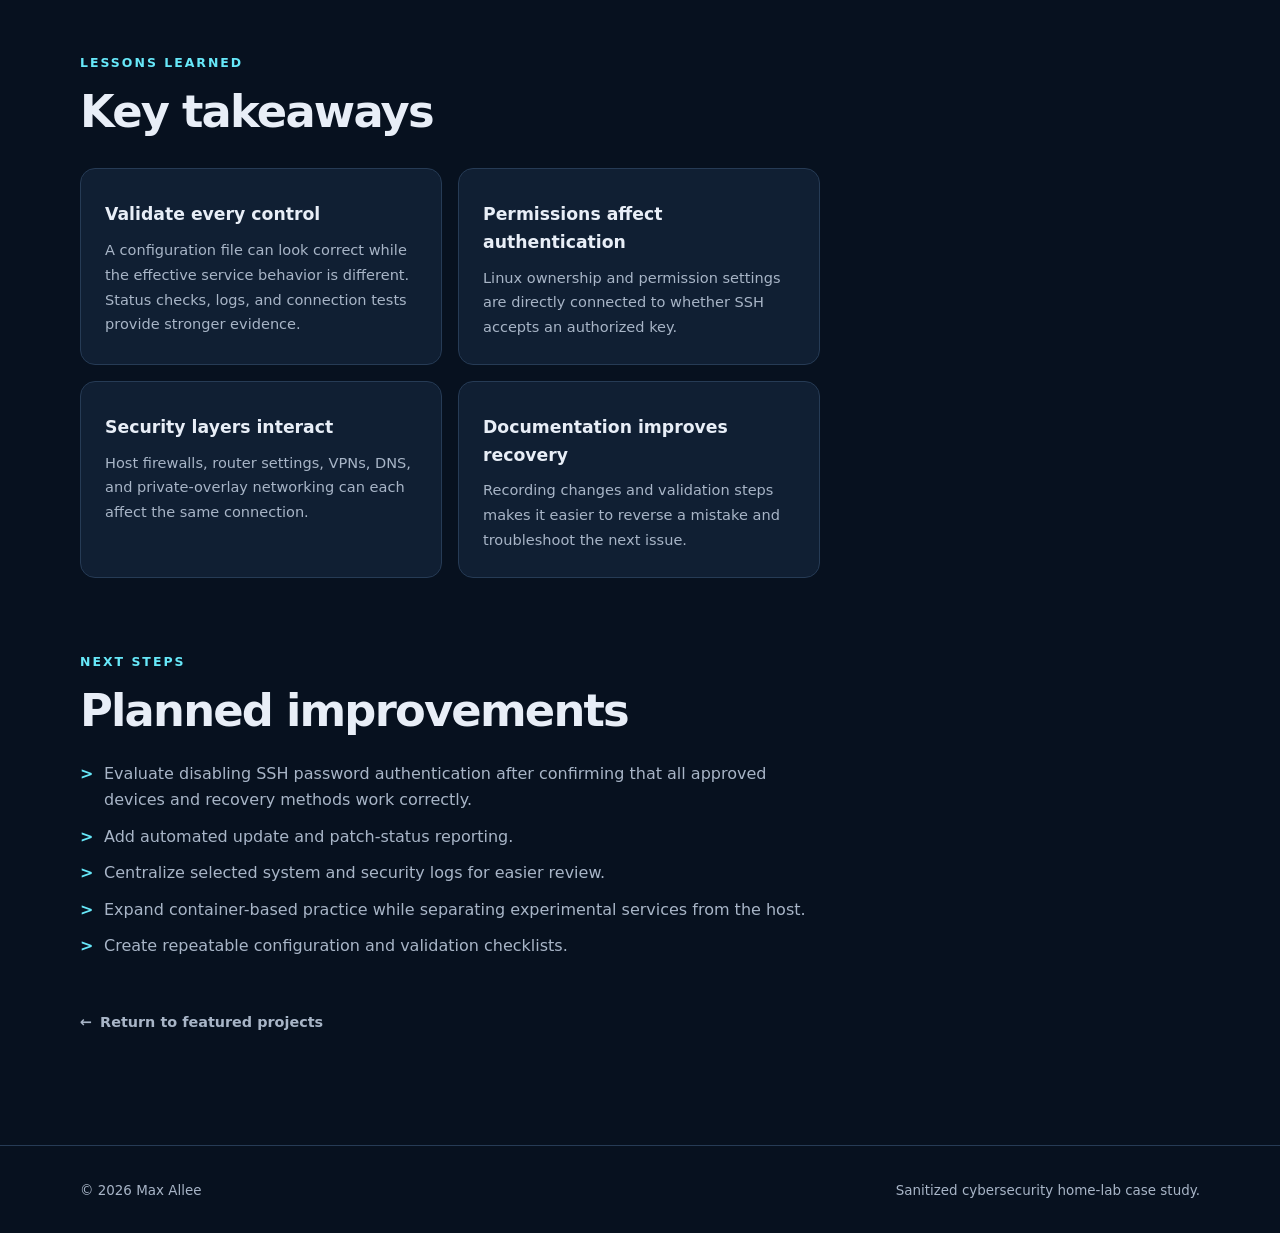
<file: Projects/linux-home-lab/index.html>
<!DOCTYPE html>
<html lang="en">
<head>
    <meta charset="UTF-8">

    <meta
        name="viewport"
        content="width=device-width, initial-scale=1.0"
    >

    <meta
        name="description"
        content="A case study documenting Max Allee's Raspberry Pi-based Linux security home lab, including SSH, UFW, Tailscale, service monitoring, and network analysis."
    >

    <meta name="theme-color" content="#07111f">

    <title>Linux Security Home Lab | Max Allee</title>

    <link rel="stylesheet" href="../../styles.css">
    <script src="../../script.js" defer></script>
</head>

<body class="project-page">
    <a class="skip-link" href="#main-content">
        Skip to main content
    </a>

    <header class="site-header">
        <nav class="nav container" aria-label="Primary navigation">
            <a
                class="brand"
                href="../../index.html#top"
                aria-label="Max Allee homepage"
            >
                MA<span>.</span>
            </a>

            <button
                class="nav-toggle"
                type="button"
                aria-expanded="false"
                aria-controls="nav-menu"
                aria-label="Open navigation menu"
            >
                <span></span>
                <span></span>
                <span></span>
            </button>

            <div class="nav-links" id="nav-menu">
                <a href="../../index.html#about">About</a>
                <a href="../../index.html#skills">Skills</a>
                <a href="../../index.html#projects">Projects</a>
                <a href="../../index.html#lab">Home Lab</a>
                <a href="../../index.html#education">Education</a>
                <a href="../../index.html#contact">Contact</a>
            </div>
        </nav>
    </header>

    <main id="main-content">
        <section class="project-hero">
            <div class="container">
                <a
                    class="back-link"
                    href="../../index.html#projects"
                >
                    <span aria-hidden="true">←</span>
                    Back to projects
                </a>

                <p class="eyebrow">
                    HOME LAB CASE STUDY
                </p>

                <h1>
                    Linux Security Home Lab
                </h1>

                <p class="project-lead">
                    Built and secured a Raspberry Pi-based Debian Linux
                    environment for practicing remote administration,
                    access control, firewall configuration, service
                    monitoring, network analysis, and cybersecurity
                    tooling.
                </p>

                <ul class="project-meta" aria-label="Project information">
                    <li>
                        <strong>Status</strong>
                        Ongoing
                    </li>

                    <li>
                        <strong>Category</strong>
                        Defensive Security
                    </li>

                    <li>
                        <strong>Platform</strong>
                        Raspberry Pi 5
                    </li>

                    <li>
                        <strong>Operating System</strong>
                        Debian Linux
                    </li>
                </ul>

                <div class="hero-actions">
                    <a
                        class="button button-primary"
                        href="#implementation"
                    >
                        View Implementation
                    </a>

                    <a
                        class="button button-secondary"
                        href="https://github.com/Mallee1/mallee1.github.io"
                        target="_blank"
                        rel="noopener noreferrer"
                    >
                        View Website Source
                    </a>
                </div>
            </div>
        </section>

        <section class="section">
            <div class="container case-study-layout">
                <article class="case-study-main">
                    <section>
                        <p class="eyebrow">
                            OVERVIEW
                        </p>

                        <h2>
                            Why I built the lab
                        </h2>

                        <p>
                            I wanted an environment that would let me move
                            beyond reading about Linux and cybersecurity
                            concepts. The goal was to create an always-available
                            system where I could safely practice commands,
                            configure services, troubleshoot connectivity,
                            examine logs, and test security controls.
                        </p>

                        <p>
                            A Raspberry Pi provided a dedicated Linux platform
                            that could remain separate from my primary Windows
                            and macOS computers. This made it useful for
                            controlled experimentation while also requiring me
                            to manage a real operating system and networked
                            service.
                        </p>

                        <div class="project-note">
                            <strong>Portfolio safety note:</strong>
                            This case study is sanitized. It does not include
                            passwords, private keys, exact IP addresses,
                            usernames, internal network diagrams, or complete
                            firewall rules.
                        </div>
                    </section>

                    <section>
                        <p class="eyebrow">
                            OBJECTIVES
                        </p>

                        <h2>
                            What the project needed to accomplish
                        </h2>

                        <div class="objectives-grid">
                            <article class="objective-card">
                                <span>01</span>

                                <h3>
                                    Secure remote access
                                </h3>

                                <p>
                                    Administer the system remotely without
                                    exposing an SSH service directly to the
                                    public internet.
                                </p>
                            </article>

                            <article class="objective-card">
                                <span>02</span>

                                <h3>
                                    Reduce the attack surface
                                </h3>

                                <p>
                                    Identify listening services, restrict
                                    inbound access, and disable unnecessary
                                    exposure.
                                </p>
                            </article>

                            <article class="objective-card">
                                <span>03</span>

                                <h3>
                                    Improve visibility
                                </h3>

                                <p>
                                    Use logs, service-management tools, and
                                    packet-capture utilities to understand
                                    system and network behavior.
                                </p>
                            </article>

                            <article class="objective-card">
                                <span>04</span>

                                <h3>
                                    Support continued practice
                                </h3>

                                <p>
                                    Create a stable platform for Linux,
                                    networking, scripting, containers, and
                                    defensive-security exercises.
                                </p>
                            </article>
                        </div>
                    </section>

                    <section>
                        <p class="eyebrow">
                            ARCHITECTURE
                        </p>

                        <h2>
                            Remote-management path
                        </h2>

                        <p>
                            Remote administration is performed through a
                            private connectivity layer rather than by
                            forwarding the SSH port from the home router to
                            the public internet.
                        </p>

                        <div
                            class="architecture-flow"
                            aria-label="Administrative device connects through a private remote-access network to the Debian Linux lab"
                        >
                            <div class="architecture-node">
                                <strong>Administrative Device</strong>
                                <span>Windows or macOS client</span>
                            </div>

                            <div class="flow-arrow" aria-hidden="true">
                                →
                            </div>

                            <div class="architecture-node">
                                <strong>Private Remote Access</strong>
                                <span>Tailscale connectivity</span>
                            </div>

                            <div class="flow-arrow" aria-hidden="true">
                                →
                            </div>

                            <div class="architecture-node">
                                <strong>Linux Lab</strong>
                                <span>SSH, UFW, logging, and tools</span>
                            </div>
                        </div>
                    </section>

                    <section>
                        <p class="eyebrow">
                            SECURITY CONTROLS
                        </p>

                        <h2>
                            Controls implemented
                        </h2>

                        <div class="results-grid">
                            <article class="result-card">
                                <h3>
                                    SSH key authentication
                                </h3>

                                <p>
                                    Configured public-key authentication for
                                    approved administrative devices and
                                    protected the authorized-key files with
                                    appropriate Linux permissions.
                                </p>
                            </article>

                            <article class="result-card">
                                <h3>
                                    Root-login restriction
                                </h3>

                                <p>
                                    Confirmed that direct SSH login as the root
                                    account is disabled, requiring
                                    administration through an approved user and
                                    controlled privilege elevation.
                                </p>
                            </article>

                            <article class="result-card">
                                <h3>
                                    Host firewall
                                </h3>

                                <p>
                                    Enabled UFW with a default-deny approach for
                                    unsolicited inbound traffic and limited SSH
                                    access to trusted network paths.
                                </p>
                            </article>

                            <article class="result-card">
                                <h3>
                                    Private remote connectivity
                                </h3>

                                <p>
                                    Configured Tailscale so the system could be
                                    managed remotely without publicly exposing
                                    the SSH port.
                                </p>
                            </article>

                            <article class="result-card">
                                <h3>
                                    Service inventory
                                </h3>

                                <p>
                                    Reviewed active services and listening
                                    ports using systemd, socket-inspection
                                    commands, and network-scanning tools.
                                </p>
                            </article>

                            <article class="result-card">
                                <h3>
                                    Logging and validation
                                </h3>

                                <p>
                                    Used service status, journal logs, packet
                                    capture, and connection testing to verify
                                    that controls worked as intended.
                                </p>
                            </article>
                        </div>
                    </section>

                    <section id="implementation">
                        <p class="eyebrow">
                            IMPLEMENTATION
                        </p>

                        <h2>
                            How I built and validated the environment
                        </h2>

                        <ol class="case-steps">
                            <li>
                                <div>
                                    <h3>
                                        Established a system baseline
                                    </h3>

                                    <p>
                                        Confirmed the operating system,
                                        hardware, user context, network
                                        interfaces, active services, and
                                        listening ports before making security
                                        changes.
                                    </p>
                                </div>
                            </li>

                            <li>
                                <div>
                                    <h3>
                                        Configured administrative access
                                    </h3>

                                    <p>
                                        Created and tested SSH keys from
                                        approved client devices. Added the
                                        public keys to the Linux account and
                                        verified the permissions on the
                                        <code>.ssh</code> directory and
                                        <code>authorized_keys</code> file.
                                    </p>
                                </div>
                            </li>

                            <li>
                                <div>
                                    <h3>
                                        Hardened the SSH configuration
                                    </h3>

                                    <p>
                                        Reviewed the effective SSH settings,
                                        confirmed public-key support, disabled
                                        direct root login, and tested access
                                        before and after configuration changes.
                                    </p>
                                </div>
                            </li>

                            <li>
                                <div>
                                    <h3>
                                        Applied firewall restrictions
                                    </h3>

                                    <p>
                                        Enabled UFW, used a default-deny
                                        inbound policy, and allowed
                                        administrative traffic only through
                                        trusted local or private remote-access
                                        paths.
                                    </p>
                                </div>
                            </li>

                            <li>
                                <div>
                                    <h3>
                                        Added private remote access
                                    </h3>

                                    <p>
                                        Installed and authenticated Tailscale,
                                        verified the private interface, and
                                        tested SSH access from approved remote
                                        devices.
                                    </p>
                                </div>
                            </li>

                            <li>
                                <div>
                                    <h3>
                                        Installed security and network tools
                                    </h3>

                                    <p>
                                        Added tools for network discovery,
                                        packet capture, DNS testing, web
                                        enumeration, connectivity testing,
                                        version control, and container-based
                                        experimentation.
                                    </p>
                                </div>
                            </li>

                            <li>
                                <div>
                                    <h3>
                                        Validated the final configuration
                                    </h3>

                                    <p>
                                        Rechecked firewall status, listening
                                        services, remote connectivity, SSH
                                        logs, and packet activity instead of
                                        assuming the configuration worked.
                                    </p>
                                </div>
                            </li>
                        </ol>
                    </section>

                    <section>
                        <p class="eyebrow">
                            VALIDATION
                        </p>

                        <h2>
                            Example verification commands
                        </h2>

                        <p>
                            These are representative commands used to validate
                            the environment. They do not expose private
                            addresses or sensitive configuration values.
                        </p>

                        <div class="command-block">
                            <pre><code>systemctl status ssh
sudo ufw status verbose
ss -tulpen
tailscale status
sudo journalctl -u ssh --since today</code></pre>
                        </div>
                    </section>

                    <section>
                        <p class="eyebrow">
                            TROUBLESHOOTING
                        </p>

                        <h2>
                            Problems investigated
                        </h2>

                        <div class="results-grid">
                            <article class="result-card">
                                <h3>
                                    SSH public-key rejection
                                </h3>

                                <p>
                                    When a new client could not authenticate,
                                    I reviewed the public key, the
                                    <code>authorized_keys</code> entry, file
                                    ownership, and restrictive SSH-directory
                                    permissions.
                                </p>
                            </article>

                            <article class="result-card">
                                <h3>
                                    Remote route conflict
                                </h3>

                                <p>
                                    Investigated failed remote connections when
                                    a travel router and commercial VPN altered
                                    routing behavior. I isolated the issue by
                                    reviewing VPN, LAN-access, kill-switch, and
                                    routing settings.
                                </p>
                            </article>

                            <article class="result-card">
                                <h3>
                                    VPN-related DNS failure
                                </h3>

                                <p>
                                    Compared local network behavior, DNS
                                    resolution, and VPN configuration after a
                                    browser reported a DNS configuration
                                    failure.
                                </p>
                            </article>

                            <article class="result-card">
                                <h3>
                                    Service verification
                                </h3>

                                <p>
                                    Used systemd status output, socket
                                    inspection, and packet capture to
                                    distinguish between a running service and
                                    one that was actually reachable.
                                </p>
                            </article>
                        </div>
                    </section>

                    <section>
                        <p class="eyebrow">
                            OUTCOME
                        </p>

                        <h2>
                            What the project demonstrates
                        </h2>

                        <p>
                            The lab demonstrates more than installing security
                            tools. It shows the ability to establish a
                            baseline, make controlled configuration changes,
                            validate those changes, investigate failures, and
                            document the results.
                        </p>

                        <ul class="case-list">
                            <li>
                                Linux command-line administration
                            </li>

                            <li>
                                User, group, file, and permission management
                            </li>

                            <li>
                                SSH configuration and key management
                            </li>

                            <li>
                                Host-based firewall configuration
                            </li>

                            <li>
                                Service and port enumeration
                            </li>

                            <li>
                                Secure remote-connectivity troubleshooting
                            </li>

                            <li>
                                Log and packet analysis
                            </li>

                            <li>
                                Technical documentation
                            </li>
                        </ul>
                    </section>

                    <section>
                        <p class="eyebrow">
                            LESSONS LEARNED
                        </p>

                        <h2>
                            Key takeaways
                        </h2>

                        <div class="results-grid">
                            <article class="result-card">
                                <h3>
                                    Validate every control
                                </h3>

                                <p>
                                    A configuration file can look correct while
                                    the effective service behavior is
                                    different. Status checks, logs, and
                                    connection tests provide stronger evidence.
                                </p>
                            </article>

                            <article class="result-card">
                                <h3>
                                    Permissions affect authentication
                                </h3>

                                <p>
                                    Linux ownership and permission settings are
                                    directly connected to whether SSH accepts
                                    an authorized key.
                                </p>
                            </article>

                            <article class="result-card">
                                <h3>
                                    Security layers interact
                                </h3>

                                <p>
                                    Host firewalls, router settings, VPNs, DNS,
                                    and private-overlay networking can each
                                    affect the same connection.
                                </p>
                            </article>

                            <article class="result-card">
                                <h3>
                                    Documentation improves recovery
                                </h3>

                                <p>
                                    Recording changes and validation steps
                                    makes it easier to reverse a mistake and
                                    troubleshoot the next issue.
                                </p>
                            </article>
                        </div>
                    </section>

                    <section>
                        <p class="eyebrow">
                            NEXT STEPS
                        </p>

                        <h2>
                            Planned improvements
                        </h2>

                        <ul class="case-list">
                            <li>
                                Evaluate disabling SSH password authentication
                                after confirming that all approved devices and
                                recovery methods work correctly.
                            </li>

                            <li>
                                Add automated update and patch-status
                                reporting.
                            </li>

                            <li>
                                Centralize selected system and security logs
                                for easier review.
                            </li>

                            <li>
                                Expand container-based practice while
                                separating experimental services from the host.
                            </li>

                            <li>
                                Create repeatable configuration and validation
                                checklists.
                            </li>
                        </ul>
                    </section>

                    <a
                        class="back-link bottom-back-link"
                        href="../../index.html#projects"
                    >
                        <span aria-hidden="true">←</span>
                        Return to featured projects
                    </a>
                </article>

                <aside class="case-study-sidebar">
                    <div class="sidebar-card">
                        <p class="panel-label">
                            PROJECT SNAPSHOT
                        </p>

                        <dl class="snapshot-list">
                            <div>
                                <dt>Role</dt>
                                <dd>Designer and administrator</dd>
                            </div>

                            <div>
                                <dt>Environment</dt>
                                <dd>Personal isolated home lab</dd>
                            </div>

                            <div>
                                <dt>Primary focus</dt>
                                <dd>Linux and defensive security</dd>
                            </div>

                            <div>
                                <dt>Remote access</dt>
                                <dd>SSH through Tailscale</dd>
                            </div>

                            <div>
                                <dt>Project status</dt>
                                <dd>Ongoing development</dd>
                            </div>
                        </dl>
                    </div>

                    <div class="sidebar-card">
                        <p class="panel-label">
                            TECHNOLOGIES
                        </p>

                        <ul class="tag-list">
                            <li>Debian Linux</li>
                            <li>Raspberry Pi</li>
                            <li>SSH</li>
                            <li>UFW</li>
                            <li>Tailscale</li>
                            <li>Systemd</li>
                            <li>Nmap</li>
                            <li>TCPDump</li>
                            <li>TShark</li>
                            <li>Git</li>
                            <li>Docker</li>
                        </ul>
                    </div>

                    <div class="sidebar-card">
                        <p class="panel-label">
                            CORE SKILLS
                        </p>

                        <ul class="case-list compact-list">
                            <li>Access control</li>
                            <li>Firewall configuration</li>
                            <li>Network troubleshooting</li>
                            <li>Service management</li>
                            <li>Log analysis</li>
                            <li>Technical documentation</li>
                        </ul>
                    </div>
                </aside>
            </div>
        </section>
    </main>

    <footer class="site-footer">
        <div class="container footer-content">
            <p>
                &copy; <span id="current-year"></span> Max Allee
            </p>

            <p>
                Sanitized cybersecurity home-lab case study.
            </p>
        </div>
    </footer>
</body>
</html>
</file>
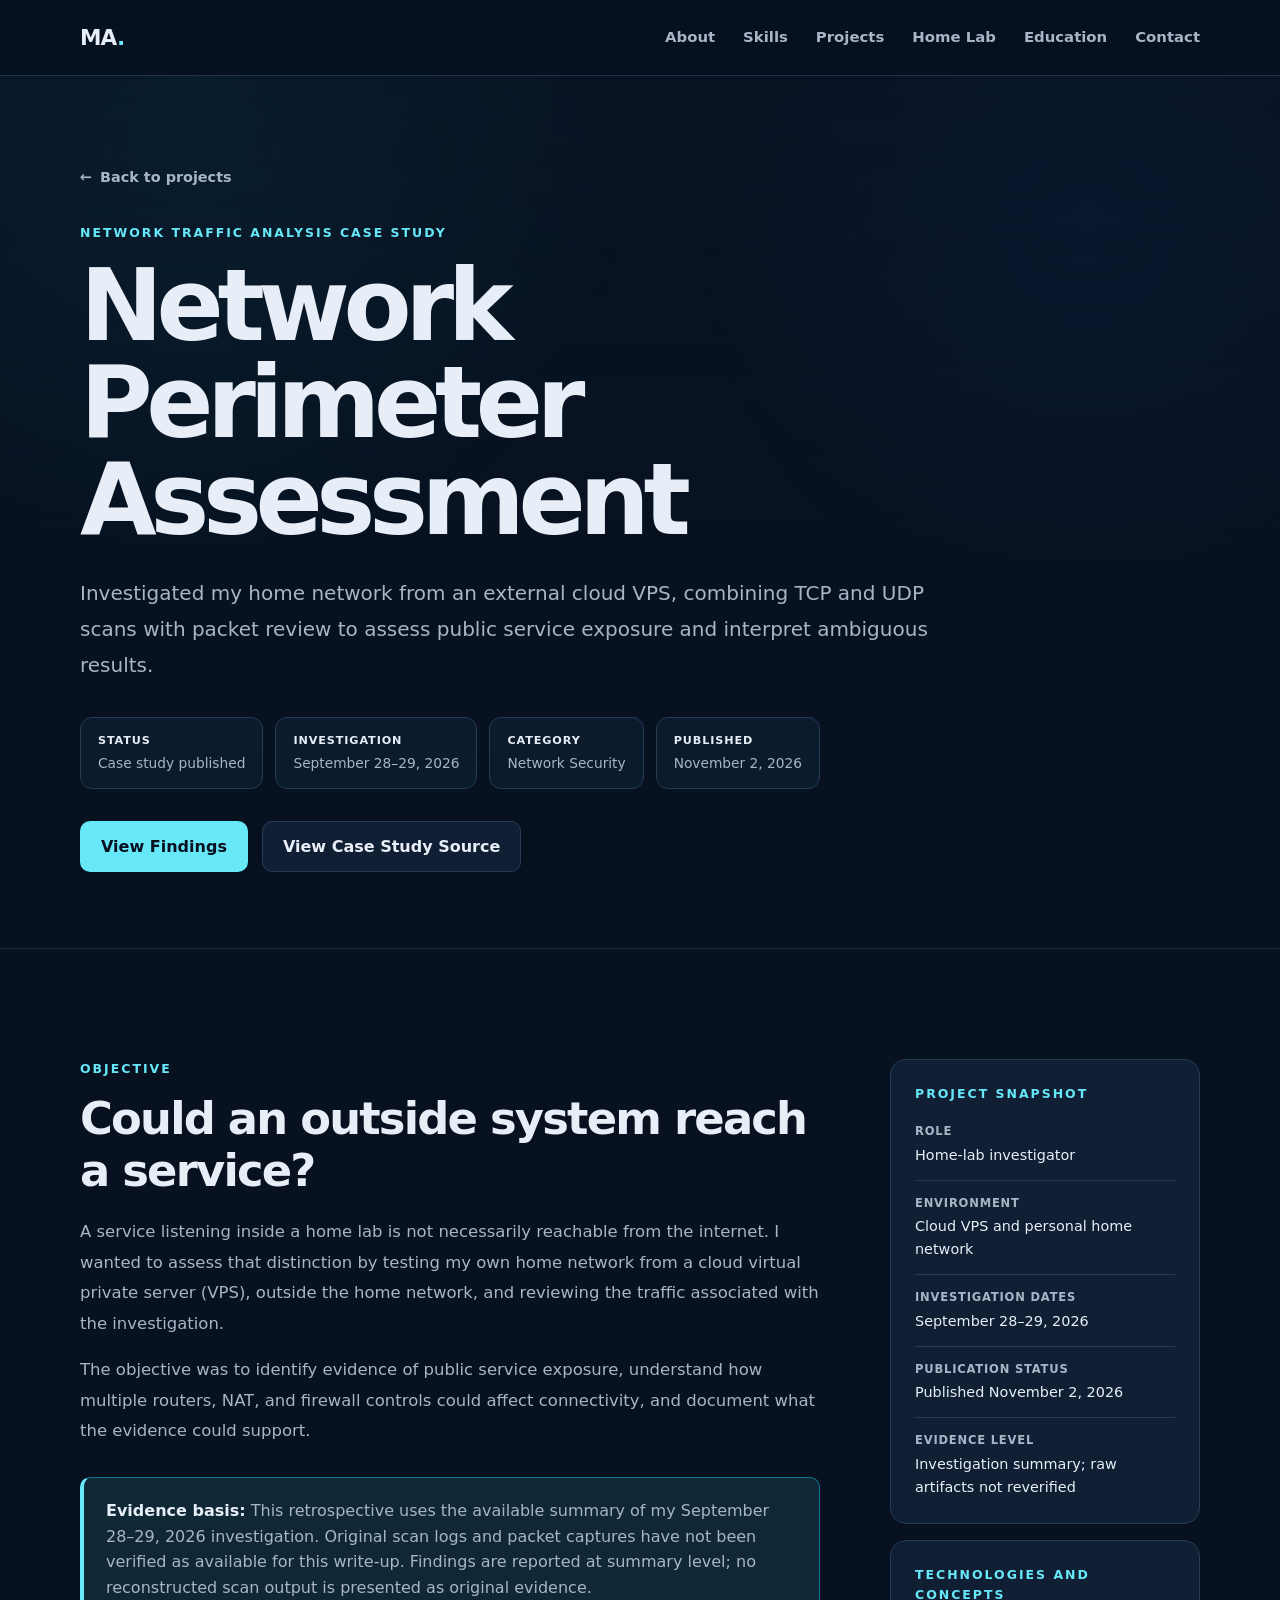
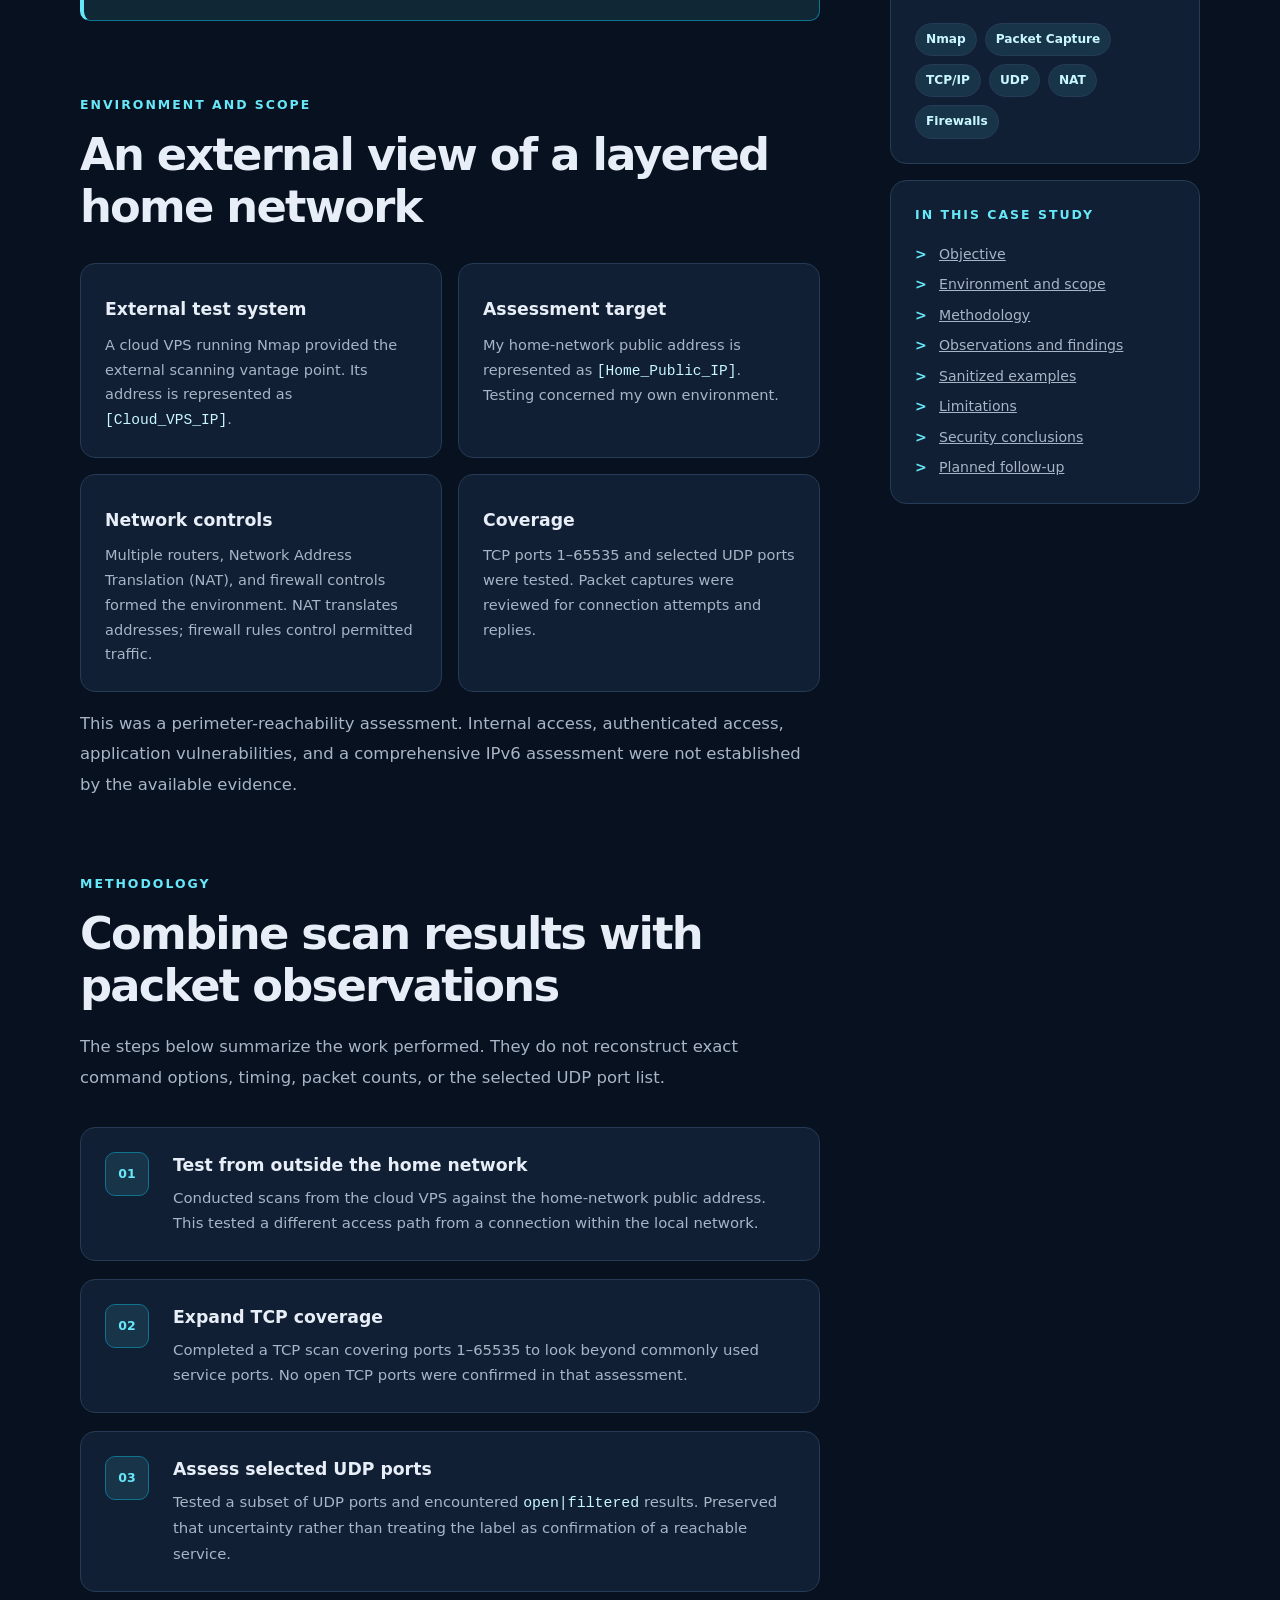
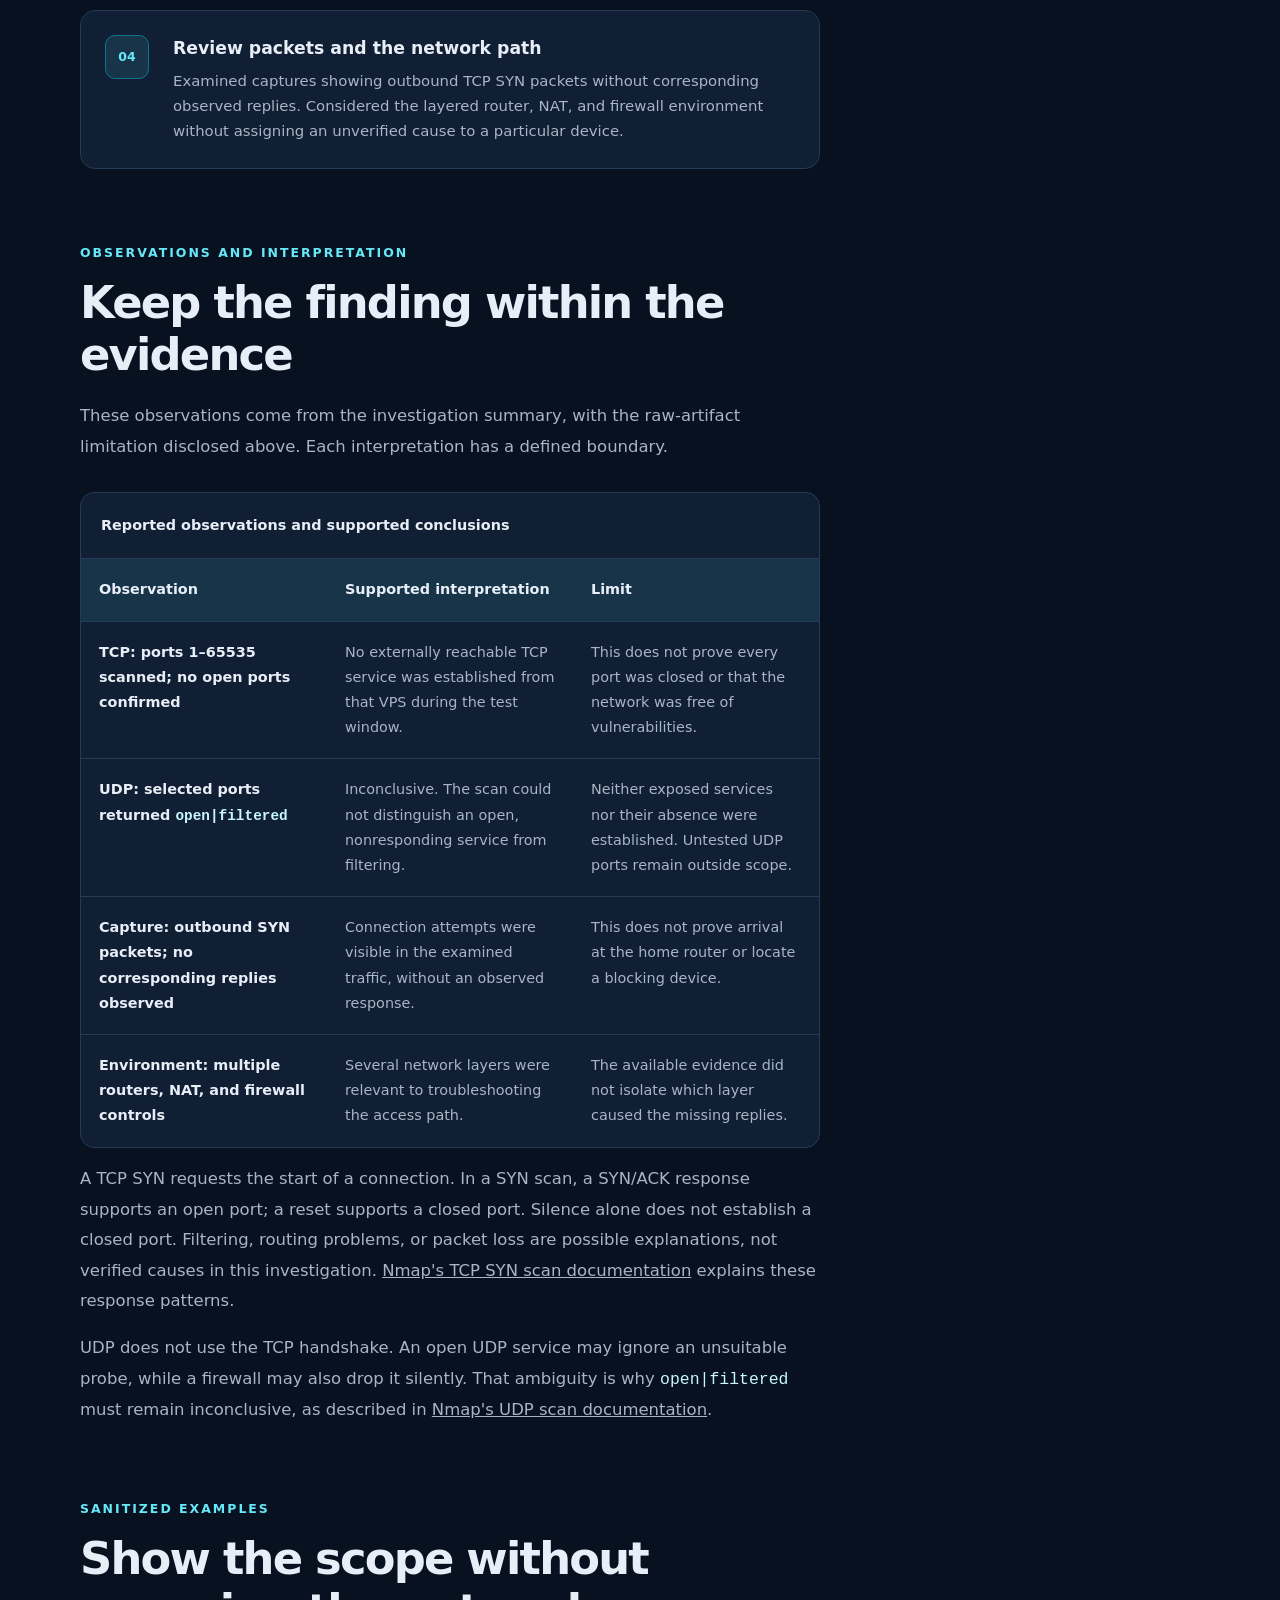
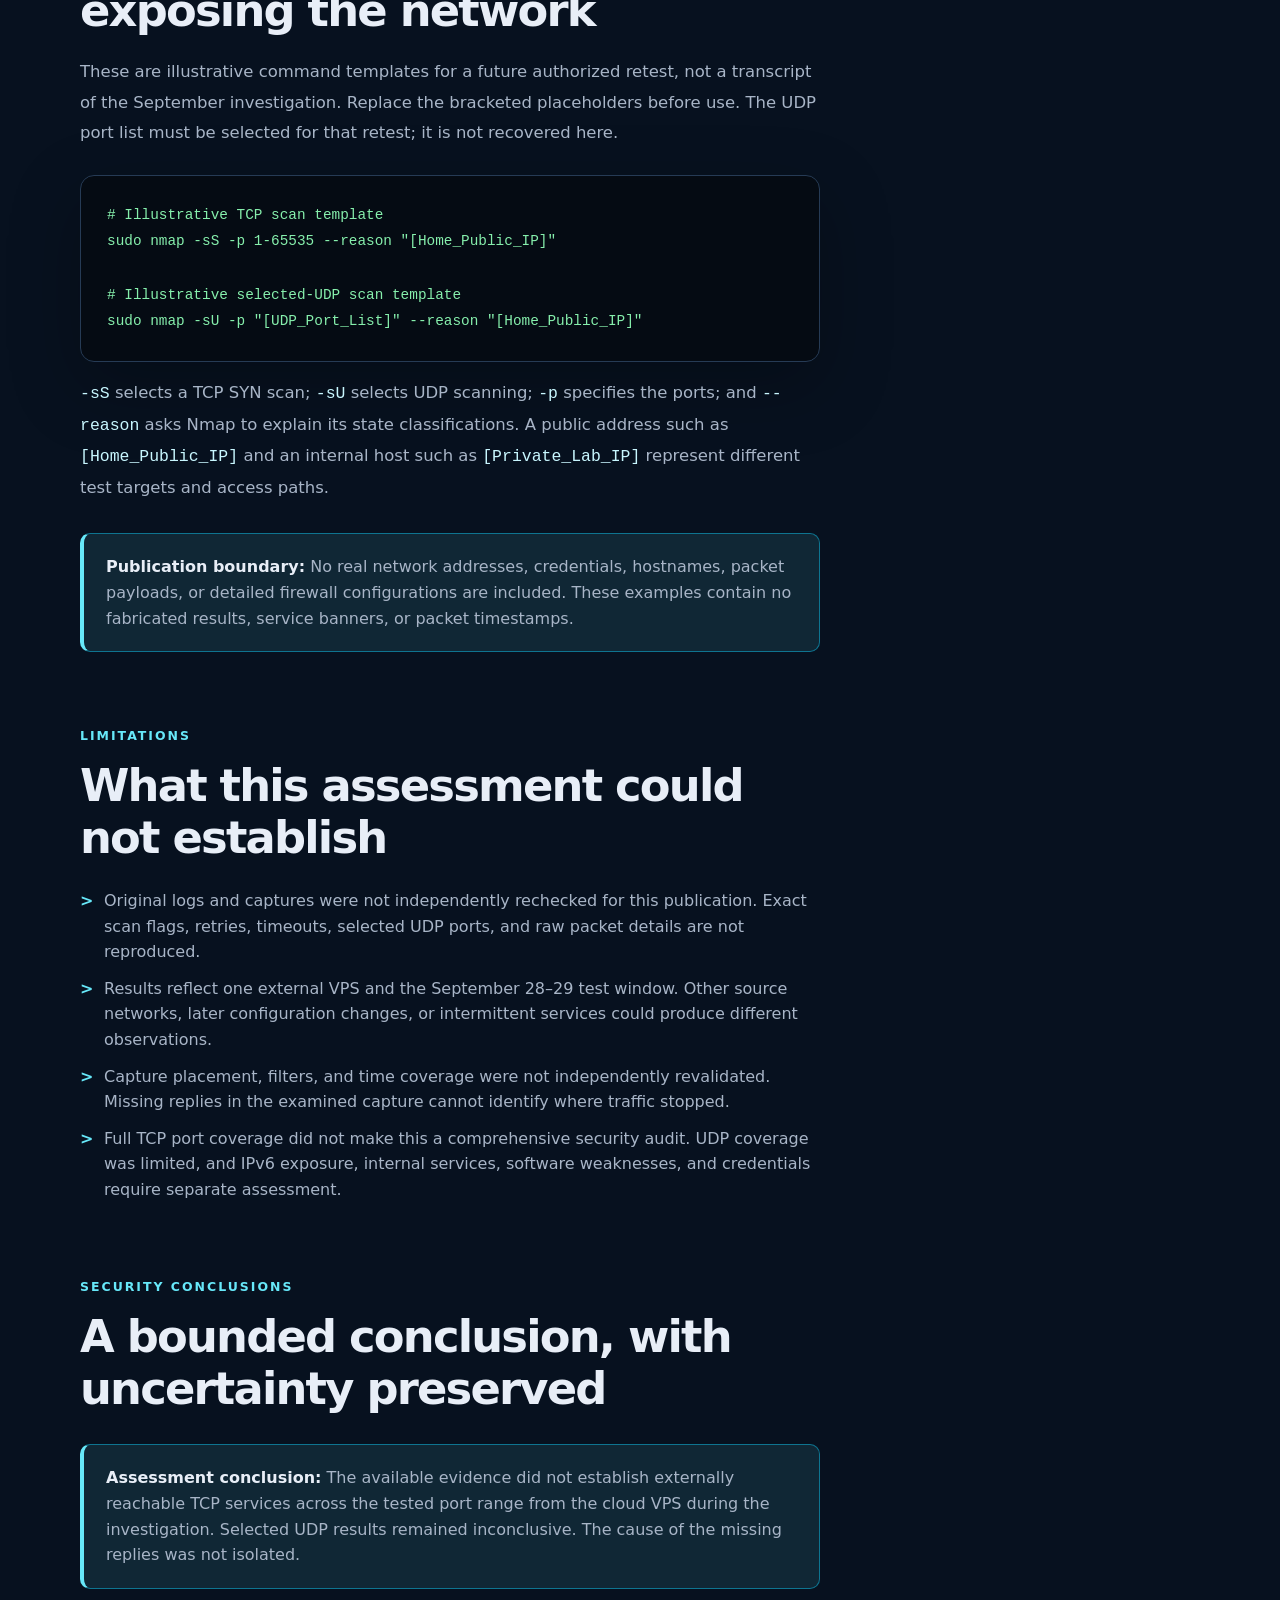
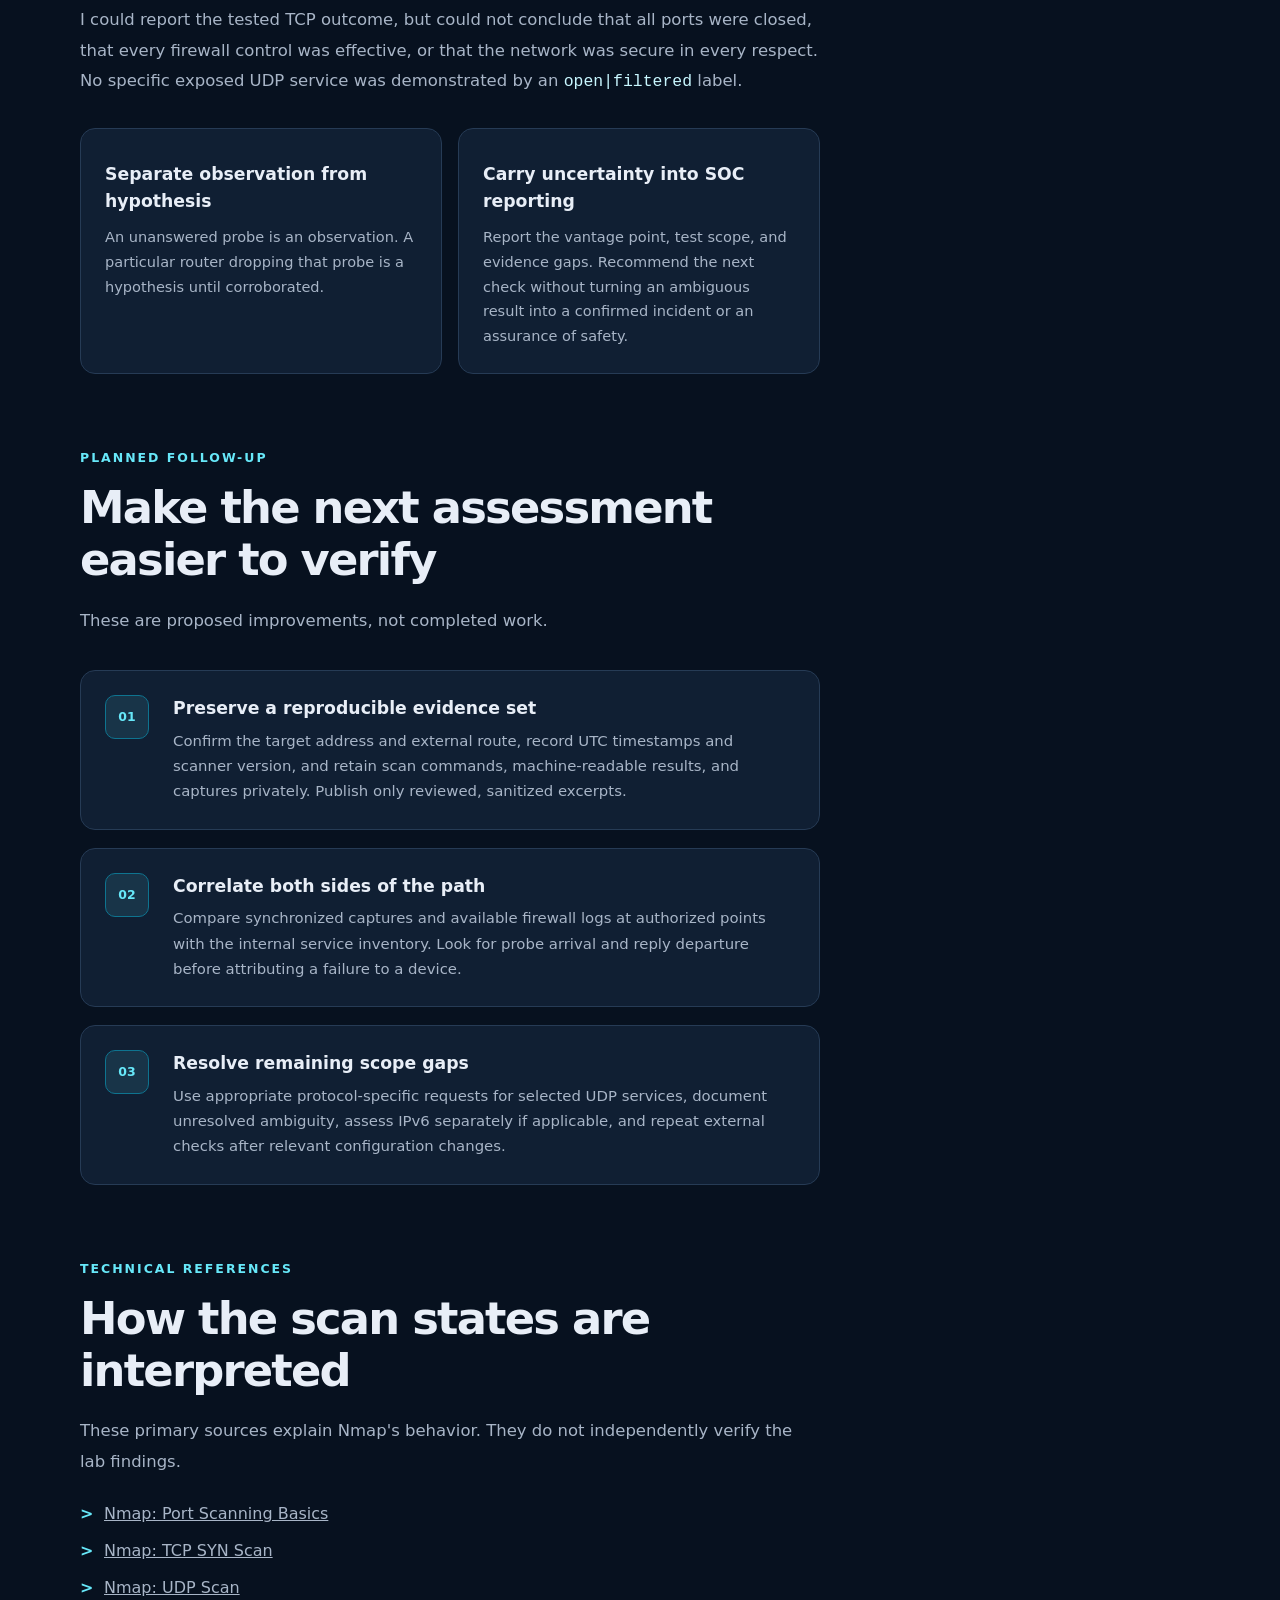
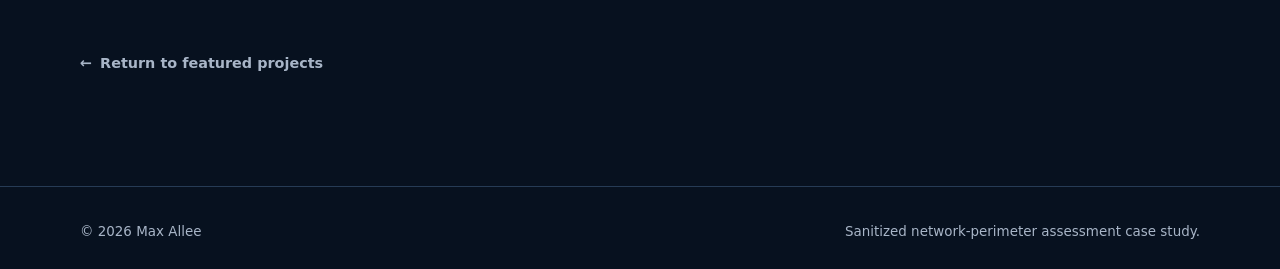
<file: projects/network-perimeter-assessment/index.html>
<!DOCTYPE html>
<html lang="en">
<head>
    <meta charset="UTF-8">
    <meta name="viewport" content="width=device-width, initial-scale=1.0">
    <meta
        name="description"
        content="Max Allee's home-network perimeter assessment: external TCP and UDP scanning, packet interpretation, layered NAT and firewall troubleshooting, and evidence-based conclusions."
    >
    <meta name="theme-color" content="#07111f">
    <title>Network Perimeter Assessment | Max Allee</title>
    <link rel="stylesheet" href="../../styles.css">
    <script src="../../script.js" defer></script>
</head>

<body class="project-page">
    <a class="skip-link" href="#main-content">Skip to main content</a>

    <header class="site-header">
        <nav class="nav container" aria-label="Primary navigation">
            <a class="brand" href="../../index.html#top" aria-label="Max Allee homepage">
                MA<span>.</span>
            </a>
            <button
                class="nav-toggle"
                type="button"
                aria-expanded="false"
                aria-controls="nav-menu"
                aria-label="Open navigation menu"
            >
                <span></span><span></span><span></span>
            </button>
            <div class="nav-links" id="nav-menu">
                <a href="../../index.html#about">About</a>
                <a href="../../index.html#skills">Skills</a>
                <a href="../../index.html#projects">Projects</a>
                <a href="../../index.html#lab">Home Lab</a>
                <a href="../../index.html#education">Education</a>
                <a href="../../index.html#contact">Contact</a>
            </div>
        </nav>
    </header>

    <main id="main-content">
        <section class="project-hero">
            <div class="container">
                <a class="back-link" href="../../index.html#projects">
                    <span aria-hidden="true">←</span> Back to projects
                </a>
                <p class="eyebrow">NETWORK TRAFFIC ANALYSIS CASE STUDY</p>
                <h1>Network Perimeter Assessment</h1>
                <p class="project-lead">
                    Investigated my home network from an external cloud VPS,
                    combining TCP and UDP scans with packet review to assess
                    public service exposure and interpret ambiguous results.
                </p>
                <ul class="project-meta" aria-label="Project information">
                    <li><strong>Status</strong>Case study published</li>
                    <li><strong>Investigation</strong>September 28–29, 2026</li>
                    <li><strong>Category</strong>Network Security</li>
                    <li><strong>Published</strong>November 2, 2026</li>
                </ul>
                <div class="hero-actions">
                    <a class="button button-primary" href="#findings">View Findings</a>
                    <a
                        class="button button-secondary"
                        href="https://github.com/Mallee1/mallee1.github.io/blob/main/projects/network-perimeter-assessment/index.html"
                        target="_blank"
                        rel="noopener noreferrer"
                    >View Case Study Source</a>
                </div>
            </div>
        </section>

        <section class="section">
            <div class="container case-study-layout">
                <article class="case-study-main">
                    <section id="objective">
                        <p class="eyebrow">OBJECTIVE</p>
                        <h2>Could an outside system reach a service?</h2>
                        <p>
                            A service listening inside a home lab is not
                            necessarily reachable from the internet. I wanted
                            to assess that distinction by testing my own home
                            network from a cloud virtual private server (VPS),
                            outside the home network, and reviewing the traffic
                            associated with the investigation.
                        </p>
                        <p>
                            The objective was to identify evidence of public
                            service exposure, understand how multiple routers,
                            NAT, and firewall controls could affect connectivity,
                            and document what the evidence could support.
                        </p>
                        <div class="project-note">
                            <strong>Evidence basis:</strong>
                            This retrospective uses the available summary of
                            my September 28–29, 2026 investigation. Original
                            scan logs and packet captures have not been
                            verified as available for this write-up. Findings
                            are reported at summary level; no reconstructed
                            scan output is presented as original evidence.
                        </div>
                    </section>

                    <section id="environment">
                        <p class="eyebrow">ENVIRONMENT AND SCOPE</p>
                        <h2>An external view of a layered home network</h2>
                        <div class="results-grid">
                            <article class="result-card">
                                <h3>External test system</h3>
                                <p>
                                    A cloud VPS running Nmap provided the
                                    external scanning vantage point. Its address
                                    is represented as <code>[Cloud_VPS_IP]</code>.
                                </p>
                            </article>
                            <article class="result-card">
                                <h3>Assessment target</h3>
                                <p>
                                    My home-network public address is represented
                                    as <code>[Home_Public_IP]</code>. Testing
                                    concerned my own environment.
                                </p>
                            </article>
                            <article class="result-card">
                                <h3>Network controls</h3>
                                <p>
                                    Multiple routers, Network Address Translation
                                    (NAT), and firewall controls formed the
                                    environment. NAT translates addresses;
                                    firewall rules control permitted traffic.
                                </p>
                            </article>
                            <article class="result-card">
                                <h3>Coverage</h3>
                                <p>
                                    TCP ports 1–65535 and selected UDP ports
                                    were tested. Packet captures were reviewed
                                    for connection attempts and replies.
                                </p>
                            </article>
                        </div>
                        <p>
                            This was a perimeter-reachability assessment.
                            Internal access, authenticated access, application
                            vulnerabilities, and a comprehensive IPv6 assessment
                            were not established by the available evidence.
                        </p>
                    </section>

                    <section id="methodology">
                        <p class="eyebrow">METHODOLOGY</p>
                        <h2>Combine scan results with packet observations</h2>
                        <p>
                            The steps below summarize the work performed.
                            They do not reconstruct exact command options,
                            timing, packet counts, or the selected UDP port list.
                        </p>
                        <ol class="case-steps">
                            <li>
                                <div>
                                    <h3>Test from outside the home network</h3>
                                    <p>
                                        Conducted scans from the cloud VPS
                                        against the home-network public address.
                                        This tested a different access path from
                                        a connection within the local network.
                                    </p>
                                </div>
                            </li>
                            <li>
                                <div>
                                    <h3>Expand TCP coverage</h3>
                                    <p>
                                        Completed a TCP scan covering ports
                                        1–65535 to look beyond commonly used
                                        service ports. No open TCP ports were
                                        confirmed in that assessment.
                                    </p>
                                </div>
                            </li>
                            <li>
                                <div>
                                    <h3>Assess selected UDP ports</h3>
                                    <p>
                                        Tested a subset of UDP ports and
                                        encountered <code>open|filtered</code>
                                        results. Preserved that uncertainty
                                        rather than treating the label as
                                        confirmation of a reachable service.
                                    </p>
                                </div>
                            </li>
                            <li>
                                <div>
                                    <h3>Review packets and the network path</h3>
                                    <p>
                                        Examined captures showing outbound TCP
                                        SYN packets without corresponding
                                        observed replies. Considered the layered
                                        router, NAT, and firewall environment
                                        without assigning an unverified cause
                                        to a particular device.
                                    </p>
                                </div>
                            </li>
                        </ol>
                    </section>

                    <section id="findings">
                        <p class="eyebrow">OBSERVATIONS AND INTERPRETATION</p>
                        <h2>Keep the finding within the evidence</h2>
                        <p>
                            These observations come from the investigation
                            summary, with the raw-artifact limitation disclosed
                            above. Each interpretation has a defined boundary.
                        </p>
                        <div
                            class="evidence-table-wrapper"
                            role="region"
                            aria-label="Assessment findings table; scroll horizontally on small screens"
                            tabindex="0"
                        >
                            <table class="evidence-table">
                                <caption>Reported observations and supported conclusions</caption>
                                <thead>
                                    <tr>
                                        <th scope="col">Observation</th>
                                        <th scope="col">Supported interpretation</th>
                                        <th scope="col">Limit</th>
                                    </tr>
                                </thead>
                                <tbody>
                                    <tr>
                                        <th scope="row">TCP: ports 1–65535 scanned; no open ports confirmed</th>
                                        <td>No externally reachable TCP service was established from that VPS during the test window.</td>
                                        <td>This does not prove every port was closed or that the network was free of vulnerabilities.</td>
                                    </tr>
                                    <tr>
                                        <th scope="row">UDP: selected ports returned <code>open|filtered</code></th>
                                        <td>Inconclusive. The scan could not distinguish an open, nonresponding service from filtering.</td>
                                        <td>Neither exposed services nor their absence were established. Untested UDP ports remain outside scope.</td>
                                    </tr>
                                    <tr>
                                        <th scope="row">Capture: outbound SYN packets; no corresponding replies observed</th>
                                        <td>Connection attempts were visible in the examined traffic, without an observed response.</td>
                                        <td>This does not prove arrival at the home router or locate a blocking device.</td>
                                    </tr>
                                    <tr>
                                        <th scope="row">Environment: multiple routers, NAT, and firewall controls</th>
                                        <td>Several network layers were relevant to troubleshooting the access path.</td>
                                        <td>The available evidence did not isolate which layer caused the missing replies.</td>
                                    </tr>
                                </tbody>
                            </table>
                        </div>
                        <p>
                            A TCP SYN requests the start of a connection.
                            In a SYN scan, a SYN/ACK response supports an open
                            port; a reset supports a closed port. Silence alone
                            does not establish a closed port. Filtering, routing
                            problems, or packet loss are possible explanations,
                            not verified causes in this investigation.
                            <a href="https://nmap.org/book/synscan.html">Nmap's TCP SYN scan documentation</a>
                            explains these response patterns.
                        </p>
                        <p>
                            UDP does not use the TCP handshake. An open UDP
                            service may ignore an unsuitable probe, while a
                            firewall may also drop it silently. That ambiguity
                            is why <code>open|filtered</code> must remain
                            inconclusive, as described in
                            <a href="https://nmap.org/book/scan-methods-udp-scan.html">Nmap's UDP scan documentation</a>.
                        </p>
                    </section>

                    <section id="sanitized-examples">
                        <p class="eyebrow">SANITIZED EXAMPLES</p>
                        <h2>Show the scope without exposing the network</h2>
                        <p>
                            These are illustrative command templates for a
                            future authorized retest, not a transcript of the
                            September investigation. Replace the bracketed
                            placeholders before use. The UDP port list must be
                            selected for that retest; it is not recovered here.
                        </p>
                        <div class="command-block">
                            <pre><code># Illustrative TCP scan template
sudo nmap -sS -p 1-65535 --reason "[Home_Public_IP]"

# Illustrative selected-UDP scan template
sudo nmap -sU -p "[UDP_Port_List]" --reason "[Home_Public_IP]"</code></pre>
                        </div>
                        <p>
                            <code>-sS</code> selects a TCP SYN scan;
                            <code>-sU</code> selects UDP scanning;
                            <code>-p</code> specifies the ports; and
                            <code>--reason</code> asks Nmap to explain its state
                            classifications. A public address such as
                            <code>[Home_Public_IP]</code> and an internal host
                            such as <code>[Private_Lab_IP]</code> represent
                            different test targets and access paths.
                        </p>
                        <div class="project-note">
                            <strong>Publication boundary:</strong>
                            No real network addresses, credentials, hostnames,
                            packet payloads, or detailed firewall configurations
                            are included. These examples contain no fabricated
                            results, service banners, or packet timestamps.
                        </div>
                    </section>

                    <section id="limitations">
                        <p class="eyebrow">LIMITATIONS</p>
                        <h2>What this assessment could not establish</h2>
                        <ul class="case-list">
                            <li>
                                Original logs and captures were not independently
                                rechecked for this publication. Exact scan flags,
                                retries, timeouts, selected UDP ports, and raw
                                packet details are not reproduced.
                            </li>
                            <li>
                                Results reflect one external VPS and the
                                September 28–29 test window. Other source
                                networks, later configuration changes, or
                                intermittent services could produce different
                                observations.
                            </li>
                            <li>
                                Capture placement, filters, and time coverage
                                were not independently revalidated. Missing
                                replies in the examined capture cannot identify
                                where traffic stopped.
                            </li>
                            <li>
                                Full TCP port coverage did not make this a
                                comprehensive security audit. UDP coverage was
                                limited, and IPv6 exposure, internal services,
                                software weaknesses, and credentials require
                                separate assessment.
                            </li>
                        </ul>
                    </section>

                    <section id="conclusions">
                        <p class="eyebrow">SECURITY CONCLUSIONS</p>
                        <h2>A bounded conclusion, with uncertainty preserved</h2>
                        <div class="project-note">
                            <strong>Assessment conclusion:</strong>
                            The available evidence did not establish externally
                            reachable TCP services across the tested port range
                            from the cloud VPS during the investigation.
                            Selected UDP results remained inconclusive.
                            The cause of the missing replies was not isolated.
                        </div>
                        <p>
                            I could report the tested TCP outcome, but could
                            not conclude that all ports were closed, that every
                            firewall control was effective, or that the network
                            was secure in every respect. No specific exposed
                            UDP service was demonstrated by an
                            <code>open|filtered</code> label.
                        </p>
                        <div class="results-grid">
                            <article class="result-card">
                                <h3>Separate observation from hypothesis</h3>
                                <p>
                                    An unanswered probe is an observation.
                                    A particular router dropping that probe
                                    is a hypothesis until corroborated.
                                </p>
                            </article>
                            <article class="result-card">
                                <h3>Carry uncertainty into SOC reporting</h3>
                                <p>
                                    Report the vantage point, test scope, and
                                    evidence gaps. Recommend the next check
                                    without turning an ambiguous result into
                                    a confirmed incident or an assurance of safety.
                                </p>
                            </article>
                        </div>
                    </section>

                    <section id="next-steps">
                        <p class="eyebrow">PLANNED FOLLOW-UP</p>
                        <h2>Make the next assessment easier to verify</h2>
                        <p>These are proposed improvements, not completed work.</p>
                        <ol class="case-steps">
                            <li>
                                <div>
                                    <h3>Preserve a reproducible evidence set</h3>
                                    <p>
                                        Confirm the target address and external
                                        route, record UTC timestamps and scanner
                                        version, and retain scan commands,
                                        machine-readable results, and captures
                                        privately. Publish only reviewed,
                                        sanitized excerpts.
                                    </p>
                                </div>
                            </li>
                            <li>
                                <div>
                                    <h3>Correlate both sides of the path</h3>
                                    <p>
                                        Compare synchronized captures and
                                        available firewall logs at authorized
                                        points with the internal service
                                        inventory. Look for probe arrival and
                                        reply departure before attributing a
                                        failure to a device.
                                    </p>
                                </div>
                            </li>
                            <li>
                                <div>
                                    <h3>Resolve remaining scope gaps</h3>
                                    <p>
                                        Use appropriate protocol-specific
                                        requests for selected UDP services,
                                        document unresolved ambiguity, assess
                                        IPv6 separately if applicable, and
                                        repeat external checks after relevant
                                        configuration changes.
                                    </p>
                                </div>
                            </li>
                        </ol>
                    </section>

                    <section id="references">
                        <p class="eyebrow">TECHNICAL REFERENCES</p>
                        <h2>How the scan states are interpreted</h2>
                        <p>
                            These primary sources explain Nmap's behavior.
                            They do not independently verify the lab findings.
                        </p>
                        <ul class="case-list">
                            <li><a href="https://nmap.org/book/man-port-scanning-basics.html">Nmap: Port Scanning Basics</a></li>
                            <li><a href="https://nmap.org/book/synscan.html">Nmap: TCP SYN Scan</a></li>
                            <li><a href="https://nmap.org/book/scan-methods-udp-scan.html">Nmap: UDP Scan</a></li>
                        </ul>
                    </section>

                    <a class="back-link bottom-back-link" href="../../index.html#projects">
                        <span aria-hidden="true">←</span> Return to featured projects
                    </a>
                </article>

                <aside class="case-study-sidebar">
                    <div class="sidebar-card">
                        <p class="panel-label">PROJECT SNAPSHOT</p>
                        <dl class="snapshot-list">
                            <div><dt>Role</dt><dd>Home-lab investigator</dd></div>
                            <div><dt>Environment</dt><dd>Cloud VPS and personal home network</dd></div>
                            <div><dt>Investigation dates</dt><dd>September 28–29, 2026</dd></div>
                            <div><dt>Publication status</dt><dd>Published November 2, 2026</dd></div>
                            <div><dt>Evidence level</dt><dd>Investigation summary; raw artifacts not reverified</dd></div>
                        </dl>
                    </div>
                    <div class="sidebar-card">
                        <p class="panel-label">TECHNOLOGIES AND CONCEPTS</p>
                        <ul class="tag-list">
                            <li>Nmap</li><li>Packet Capture</li><li>TCP/IP</li>
                            <li>UDP</li><li>NAT</li><li>Firewalls</li>
                        </ul>
                    </div>
                    <nav class="sidebar-card" aria-label="Case study sections">
                        <p class="panel-label">IN THIS CASE STUDY</p>
                        <ul class="case-list compact-list">
                            <li><a href="#objective">Objective</a></li>
                            <li><a href="#environment">Environment and scope</a></li>
                            <li><a href="#methodology">Methodology</a></li>
                            <li><a href="#findings">Observations and findings</a></li>
                            <li><a href="#sanitized-examples">Sanitized examples</a></li>
                            <li><a href="#limitations">Limitations</a></li>
                            <li><a href="#conclusions">Security conclusions</a></li>
                            <li><a href="#next-steps">Planned follow-up</a></li>
                        </ul>
                    </nav>
                </aside>
            </div>
        </section>
    </main>

    <footer class="site-footer">
        <div class="container footer-content">
            <p>&copy; <span id="current-year"></span> Max Allee</p>
            <p>Sanitized network-perimeter assessment case study.</p>
        </div>
    </footer>
</body>
</html>
</file>
<file: styles.css>
:root {
    --background: #07111f;
    --background-light: #0b1728;
    --surface: #101f33;
    --surface-light: #152841;
    --border: #263b55;
    --text: #e8eef7;
    --text-muted: #a8b5c7;
    --accent: #67e8f9;
    --accent-dark: #0e7490;
    --accent-soft: rgba(103, 232, 249, 0.1);
    --success: #86efac;
    --header-height: 76px;
    --max-width: 1120px;
    --shadow: 0 24px 70px rgba(0, 0, 0, 0.25);
}

* {
    box-sizing: border-box;
}

html {
    scroll-behavior: smooth;
}

body {
    margin: 0;
    background: var(--background);
    color: var(--text);
    font-family:
        Inter,
        ui-sans-serif,
        system-ui,
        -apple-system,
        BlinkMacSystemFont,
        "Segoe UI",
        sans-serif;
    line-height: 1.6;
}

body::before {
    position: fixed;
    inset: 0;
    z-index: -1;
    content: "";
    background:
        radial-gradient(
            circle at 15% 15%,
            rgba(14, 116, 144, 0.16),
            transparent 28rem
        ),
        radial-gradient(
            circle at 85% 25%,
            rgba(37, 99, 235, 0.08),
            transparent 25rem
        );
    pointer-events: none;
}

a {
    color: inherit;
}

button,
a {
    -webkit-tap-highlight-color: transparent;
}

button {
    font: inherit;
}

img {
    max-width: 100%;
}

section {
    scroll-margin-top: calc(var(--header-height) + 24px);
}

.container {
    width: min(100% - 40px, var(--max-width));
    margin-inline: auto;
}

.skip-link {
    position: fixed;
    top: 12px;
    left: 12px;
    z-index: 9999;
    padding: 10px 16px;
    border-radius: 8px;
    background: var(--accent);
    color: var(--background);
    font-weight: 800;
    text-decoration: none;
    transform: translateY(-150%);
}

.skip-link:focus {
    transform: translateY(0);
}

.site-header {
    position: sticky;
    top: 0;
    z-index: 1000;
    height: var(--header-height);
    border-bottom: 1px solid rgba(38, 59, 85, 0.8);
    background: rgba(7, 17, 31, 0.88);
    backdrop-filter: blur(16px);
}

.nav {
    display: flex;
    align-items: center;
    justify-content: space-between;
    min-height: var(--header-height);
}

.brand {
    font-size: 1.35rem;
    font-weight: 900;
    letter-spacing: -0.04em;
    text-decoration: none;
}

.brand span {
    color: var(--accent);
}

.nav-links {
    display: flex;
    align-items: center;
    gap: 28px;
}

.nav-links a {
    color: var(--text-muted);
    font-size: 0.93rem;
    font-weight: 650;
    text-decoration: none;
    transition:
        color 160ms ease,
        transform 160ms ease;
}

.nav-links a:hover,
.nav-links a:focus-visible {
    color: var(--accent);
    transform: translateY(-1px);
}

.nav-toggle {
    display: none;
    width: 44px;
    height: 44px;
    padding: 10px;
    border: 1px solid var(--border);
    border-radius: 10px;
    background: var(--surface);
    cursor: pointer;
}

.nav-toggle span {
    display: block;
    width: 100%;
    height: 2px;
    margin: 5px 0;
    border-radius: 10px;
    background: var(--text);
}

.hero {
    display: grid;
    min-height: calc(100vh - var(--header-height));
    align-items: center;
    padding: 90px 0;
}

.hero-grid {
    display: grid;
    grid-template-columns: minmax(0, 1.4fr) minmax(300px, 0.8fr);
    gap: 64px;
    align-items: center;
}

.eyebrow,
.panel-label,
.timeline-label {
    margin: 0 0 14px;
    color: var(--accent);
    font-size: 0.78rem;
    font-weight: 800;
    letter-spacing: 0.16em;
}

.hero h1 {
    margin: 0;
    font-size: clamp(3.4rem, 9vw, 6.8rem);
    line-height: 0.95;
    letter-spacing: -0.07em;
}

.hero-title {
    margin: 22px 0 0;
    color: var(--accent);
    font-size: clamp(1.15rem, 2vw, 1.45rem);
    font-weight: 750;
}

.hero-title span {
    margin: 0 8px;
    color: var(--text-muted);
}

.hero-copy {
    max-width: 720px;
    margin: 22px 0 0;
    color: var(--text-muted);
    font-size: 1.12rem;
    line-height: 1.8;
}

.hero-actions,
.contact-actions {
    display: flex;
    flex-wrap: wrap;
    gap: 14px;
    margin-top: 32px;
}

.button {
    display: inline-flex;
    min-height: 48px;
    align-items: center;
    justify-content: center;
    padding: 12px 20px;
    border: 1px solid transparent;
    border-radius: 10px;
    font-weight: 800;
    text-decoration: none;
    transition:
        transform 160ms ease,
        background 160ms ease,
        border-color 160ms ease;
}

.button:hover,
.button:focus-visible {
    transform: translateY(-2px);
}

.button-primary {
    background: var(--accent);
    color: var(--background);
}

.button-primary:hover,
.button-primary:focus-visible {
    background: #a5f3fc;
}

.button-secondary {
    border-color: var(--border);
    background: var(--surface);
    color: var(--text);
}

.button-secondary:hover,
.button-secondary:focus-visible {
    border-color: var(--accent);
    color: var(--accent);
}

.hero-details {
    display: grid;
    grid-template-columns: repeat(3, minmax(0, 1fr));
    gap: 14px;
    margin: 42px 0 0;
    padding: 0;
    list-style: none;
}

.hero-details li {
    padding-top: 14px;
    border-top: 1px solid var(--border);
    color: var(--text-muted);
    font-size: 0.86rem;
}

.hero-details span {
    display: block;
    margin-bottom: 4px;
    color: var(--text);
    font-size: 0.74rem;
    font-weight: 800;
    letter-spacing: 0.08em;
    text-transform: uppercase;
}

.hero-panel {
    position: relative;
    padding: 34px;
    overflow: hidden;
    border: 1px solid var(--border);
    border-radius: 22px;
    background:
        linear-gradient(
            145deg,
            rgba(21, 40, 65, 0.95),
            rgba(11, 23, 40, 0.95)
        );
    box-shadow: var(--shadow);
}

.hero-panel::after {
    position: absolute;
    right: -75px;
    bottom: -75px;
    width: 190px;
    height: 190px;
    border: 1px solid rgba(103, 232, 249, 0.16);
    border-radius: 50%;
    content: "";
}

.hero-panel h2 {
    margin: 0;
    font-size: 1.8rem;
    line-height: 1.2;
}

.checklist {
    display: grid;
    gap: 16px;
    margin: 28px 0 0;
    padding: 0;
    list-style: none;
}

.checklist li {
    position: relative;
    padding-left: 30px;
    color: var(--text-muted);
}

.checklist li::before {
    position: absolute;
    top: 1px;
    left: 0;
    color: var(--success);
    content: "✓";
    font-weight: 900;
}

.section {
    padding: 110px 0;
}

.section-alt {
    border-top: 1px solid rgba(38, 59, 85, 0.55);
    border-bottom: 1px solid rgba(38, 59, 85, 0.55);
    background: rgba(11, 23, 40, 0.58);
}

.section-heading {
    max-width: 790px;
    margin-bottom: 48px;
}

.section-heading h2,
.contact-card h2 {
    margin: 0;
    font-size: clamp(2rem, 5vw, 3.4rem);
    line-height: 1.12;
    letter-spacing: -0.045em;
}

.section-heading > p:last-child {
    max-width: 700px;
    margin: 18px 0 0;
    color: var(--text-muted);
    font-size: 1.04rem;
}

.about-grid {
    display: grid;
    grid-template-columns: minmax(0, 1.15fr) minmax(320px, 0.85fr);
    gap: 64px;
}

.about-copy p {
    margin: 0 0 22px;
    color: var(--text-muted);
    font-size: 1.08rem;
    line-height: 1.85;
}

.principles {
    display: grid;
    gap: 14px;
}

.principle-card {
    padding: 24px;
    border: 1px solid var(--border);
    border-radius: 15px;
    background: var(--surface);
}

.principle-card > span {
    color: var(--accent);
    font-size: 0.78rem;
    font-weight: 850;
}

.principle-card h3 {
    margin: 7px 0 6px;
}

.principle-card p {
    margin: 0;
    color: var(--text-muted);
    font-size: 0.94rem;
}

.skills-grid {
    display: grid;
    grid-template-columns: repeat(3, minmax(0, 1fr));
    gap: 18px;
}

.skill-card {
    padding: 28px;
    border: 1px solid var(--border);
    border-radius: 16px;
    background: var(--surface);
    transition:
        transform 160ms ease,
        border-color 160ms ease;
}

.skill-card:hover {
    border-color: var(--accent-dark);
    transform: translateY(-3px);
}

.skill-card h3 {
    margin: 0 0 20px;
    font-size: 1.16rem;
}

.tag-list {
    display: flex;
    flex-wrap: wrap;
    gap: 8px;
    margin: 0;
    padding: 0;
    list-style: none;
}

.tag-list li {
    padding: 6px 10px;
    border: 1px solid var(--border);
    border-radius: 999px;
    background: var(--accent-soft);
    color: #c8f7ff;
    font-size: 0.76rem;
    font-weight: 700;
}

.projects-grid {
    display: grid;
    grid-template-columns: repeat(2, minmax(0, 1fr));
    gap: 20px;
}

.project-card {
    display: flex;
    min-height: 100%;
    flex-direction: column;
    padding: 30px;
    border: 1px solid var(--border);
    border-radius: 18px;
    background: var(--surface);
    box-shadow: 0 12px 35px rgba(0, 0, 0, 0.12);
}

.project-top {
    display: flex;
    align-items: center;
    justify-content: space-between;
    gap: 12px;
}

.project-number {
    color: var(--accent);
    font-size: 0.86rem;
    font-weight: 900;
}

.status {
    padding: 5px 9px;
    border: 1px solid var(--border);
    border-radius: 999px;
    color: var(--text-muted);
    font-size: 0.7rem;
    font-weight: 750;
}

.project-card h3 {
    margin: 22px 0 12px;
    font-size: 1.45rem;
}

.project-card > p {
    color: var(--text-muted);
}

.project-outcome {
    margin: auto 0 0;
    padding-top: 24px;
    font-size: 0.9rem;
}

.project-outcome strong {
    color: var(--text);
}

.project-card .tag-list {
    margin: 18px 0 24px;
}

.lab-grid {
    display: grid;
    grid-template-columns: minmax(0, 1fr) minmax(360px, 0.9fr);
    gap: 64px;
    align-items: center;
}

.lab-grid > div:first-child > p {
    color: var(--text-muted);
    font-size: 1.04rem;
}

.lab-list {
    display: grid;
    grid-template-columns: repeat(2, minmax(0, 1fr));
    gap: 10px 24px;
    margin: 28px 0 0;
    padding: 0;
    list-style: none;
}

.lab-list li {
    position: relative;
    padding-left: 22px;
    color: var(--text-muted);
    font-size: 0.9rem;
}

.lab-list li::before {
    position: absolute;
    left: 0;
    color: var(--accent);
    content: ">";
    font-weight: 900;
}

.terminal {
    overflow: hidden;
    border: 1px solid var(--border);
    border-radius: 16px;
    background: #050b13;
    box-shadow: var(--shadow);
}

.terminal-bar {
    display: flex;
    align-items: center;
    gap: 8px;
    padding: 13px 16px;
    border-bottom: 1px solid #1a2a3c;
    background: #0d1724;
}

.terminal-bar > span {
    width: 11px;
    height: 11px;
    border-radius: 50%;
    background: #41536a;
}

.terminal-bar p {
    margin: 0 0 0 8px;
    color: var(--text-muted);
    font-size: 0.75rem;
}

.terminal-body {
    min-height: 370px;
    padding: 26px;
    font-family:
        "Cascadia Code",
        "SFMono-Regular",
        Consolas,
        monospace;
    font-size: 0.88rem;
}

.terminal-body p {
    margin: 0 0 12px;
}

.prompt {
    margin-right: 8px;
    color: var(--accent);
}

.output {
    padding-left: 23px;
    color: var(--success);
}

.cursor {
    display: inline-block;
    width: 9px;
    height: 16px;
    background: var(--accent);
    vertical-align: middle;
    animation: blink 1s steps(2, start) infinite;
}

@keyframes blink {
    50% {
        opacity: 0;
    }
}

.timeline {
    position: relative;
    display: grid;
    gap: 34px;
    max-width: 850px;
}

.timeline::before {
    position: absolute;
    top: 10px;
    bottom: 10px;
    left: 7px;
    width: 1px;
    background: var(--border);
    content: "";
}

.timeline-item {
    position: relative;
    display: grid;
    grid-template-columns: 16px minmax(0, 1fr);
    gap: 24px;
}

.timeline-marker {
    position: relative;
    z-index: 1;
    width: 15px;
    height: 15px;
    margin-top: 5px;
    border: 3px solid var(--background);
    border-radius: 50%;
    background: var(--accent);
    box-shadow: 0 0 0 1px var(--accent-dark);
}

.timeline-item h3 {
    margin: 0 0 8px;
    font-size: 1.25rem;
}

.timeline-item p:last-child {
    margin: 0;
    color: var(--text-muted);
}

.contact-section {
    padding-top: 30px;
}

.contact-card {
    padding: clamp(32px, 7vw, 70px);
    border: 1px solid var(--border);
    border-radius: 24px;
    background:
        linear-gradient(
            135deg,
            rgba(21, 40, 65, 0.98),
            rgba(11, 23, 40, 0.98)
        );
    box-shadow: var(--shadow);
}

.contact-card > p:not(.eyebrow) {
    max-width: 720px;
    margin: 20px 0 0;
    color: var(--text-muted);
    font-size: 1.05rem;
}

.site-footer {
    padding: 34px 0;
    border-top: 1px solid var(--border);
}

.footer-content {
    display: flex;
    align-items: center;
    justify-content: space-between;
    gap: 20px;
    color: var(--text-muted);
    font-size: 0.84rem;
}

.footer-content p {
    margin: 0;
}

@media (max-width: 900px) {
    .hero-grid,
    .about-grid,
    .lab-grid {
        grid-template-columns: 1fr;
    }

    .hero {
        min-height: auto;
    }

    .hero-panel {
        max-width: 650px;
    }

    .skills-grid {
        grid-template-columns: repeat(2, minmax(0, 1fr));
    }

    .lab-grid {
        gap: 46px;
    }
}

@media (max-width: 760px) {
    .nav-toggle {
        display: block;
    }

    .nav-links {
        position: absolute;
        top: calc(var(--header-height) - 1px);
        right: 20px;
        left: 20px;
        display: none;
        flex-direction: column;
        align-items: stretch;
        gap: 0;
        padding: 12px;
        border: 1px solid var(--border);
        border-radius: 14px;
        background: var(--surface);
        box-shadow: var(--shadow);
    }

    .nav-links.open {
        display: flex;
    }

    .nav-links a {
        padding: 12px;
        border-radius: 8px;
    }

    .nav-links a:hover,
    .nav-links a:focus-visible {
        background: var(--surface-light);
        transform: none;
    }

    .hero {
        padding: 72px 0;
    }

    .hero-details {
        grid-template-columns: 1fr;
    }

    .section {
        padding: 84px 0;
    }

    .skills-grid,
    .projects-grid {
        grid-template-columns: 1fr;
    }

    .footer-content {
        flex-direction: column;
        align-items: flex-start;
    }
}

@media (max-width: 520px) {
    .container {
        width: min(100% - 28px, var(--max-width));
    }

    .hero-grid {
        gap: 42px;
    }

    .hero h1 {
        font-size: clamp(3rem, 17vw, 4.5rem);
    }

    .hero-title span {
        display: none;
    }

    .hero-title {
        display: grid;
        gap: 3px;
    }

    .hero-actions,
    .contact-actions {
        flex-direction: column;
    }

    .button {
        width: 100%;
    }

    .hero-panel,
    .skill-card,
    .project-card {
        padding: 24px;
    }

    .lab-list {
        grid-template-columns: 1fr;
    }

    .terminal-body {
        min-height: 340px;
        padding: 20px;
        font-size: 0.78rem;
    }
}

@media (prefers-reduced-motion: reduce) {
    html {
        scroll-behavior: auto;
    }

    *,
    *::before,
    *::after {
        animation-duration: 0.01ms !important;
        animation-iteration-count: 1 !important;
        transition-duration: 0.01ms !important;
    }
}

/* =========================================================
   PROJECT CASE STUDY PAGES
   ========================================================= */

.project-hero {
    padding: 88px 0 76px;
    border-bottom: 1px solid rgba(38, 59, 85, 0.65);
    background:
        linear-gradient(
            180deg,
            rgba(11, 23, 40, 0.45),
            rgba(7, 17, 31, 0)
        );
}

.back-link {
    display: inline-flex;
    align-items: center;
    gap: 8px;
    margin-bottom: 34px;
    color: var(--text-muted);
    font-size: 0.9rem;
    font-weight: 750;
    text-decoration: none;
}

.back-link:hover,
.back-link:focus-visible {
    color: var(--accent);
}

.project-hero h1 {
    max-width: 900px;
    margin: 0;
    font-size: clamp(3rem, 8vw, 6.2rem);
    line-height: 0.98;
    letter-spacing: -0.065em;
}

.project-lead {
    max-width: 850px;
    margin: 26px 0 0;
    color: var(--text-muted);
    font-size: clamp(1.05rem, 2vw, 1.25rem);
    line-height: 1.8;
}

.project-meta {
    display: flex;
    flex-wrap: wrap;
    gap: 12px;
    margin: 34px 0 0;
    padding: 0;
    list-style: none;
}

.project-meta li {
    min-width: 150px;
    padding: 14px 17px;
    border: 1px solid var(--border);
    border-radius: 12px;
    background: rgba(16, 31, 51, 0.72);
    color: var(--text-muted);
    font-size: 0.86rem;
}

.project-meta strong {
    display: block;
    margin-bottom: 2px;
    color: var(--text);
    font-size: 0.7rem;
    letter-spacing: 0.08em;
    text-transform: uppercase;
}

.case-study-layout {
    display: grid;
    grid-template-columns: minmax(0, 1fr) 310px;
    gap: 70px;
    align-items: start;
}

.case-study-main > section {
    margin-bottom: 74px;
}

.case-study-main > section:last-of-type {
    margin-bottom: 50px;
}

.case-study-main h2 {
    margin: 0 0 20px;
    font-size: clamp(1.9rem, 4vw, 2.8rem);
    line-height: 1.16;
    letter-spacing: -0.04em;
}

.case-study-main h3 {
    margin: 0 0 10px;
}

.case-study-main > section > p:not(.eyebrow) {
    color: var(--text-muted);
    font-size: 1.03rem;
    line-height: 1.85;
}

.project-note {
    margin-top: 30px;
    padding: 20px 22px;
    border: 1px solid var(--accent-dark);
    border-left: 4px solid var(--accent);
    border-radius: 10px;
    background: var(--accent-soft);
    color: var(--text-muted);
}

.project-note strong {
    color: var(--text);
}

.case-study-main {
    min-width: 0;
}

.evidence-table-wrapper {
    margin-top: 30px;
    max-width: 100%;
    overflow-x: auto;
    border: 1px solid var(--border);
    border-radius: 14px;
    background: var(--surface);
}

.evidence-table {
    width: 100%;
    min-width: 610px;
    border-collapse: collapse;
    font-size: 0.9rem;
    line-height: 1.75;
}

.evidence-table caption {
    padding: 20px;
    color: var(--text);
    font-weight: 750;
    text-align: left;
}

.evidence-table th,
.evidence-table td {
    width: 33.333%;
    padding: 18px;
    border-top: 1px solid var(--border);
    vertical-align: top;
    text-align: left;
    overflow-wrap: anywhere;
}

.evidence-table thead {
    background: var(--accent-soft);
    color: var(--text);
}

.evidence-table tbody th {
    color: var(--text);
    font-weight: 650;
}

.evidence-table td {
    color: var(--text-muted);
}

.case-study-main section[id] {
    scroll-margin-top: calc(var(--header-height) + 24px);
}

.objectives-grid,
.results-grid {
    display: grid;
    grid-template-columns: repeat(2, minmax(0, 1fr));
    gap: 16px;
    margin-top: 30px;
}

.objective-card,
.result-card {
    padding: 24px;
    border: 1px solid var(--border);
    border-radius: 15px;
    background: var(--surface);
}

.objective-card > span {
    color: var(--accent);
    font-size: 0.75rem;
    font-weight: 850;
}

.objective-card h3,
.result-card h3 {
    margin: 8px 0 9px;
    font-size: 1.08rem;
}

.objective-card p,
.result-card p {
    margin: 0;
    color: var(--text-muted);
    font-size: 0.91rem;
    line-height: 1.7;
}

.architecture-flow {
    display: grid;
    grid-template-columns: minmax(0, 1fr) auto minmax(0, 1fr) auto minmax(0, 1fr);
    gap: 14px;
    align-items: center;
    margin-top: 32px;
}

.architecture-node {
    min-height: 130px;
    display: flex;
    flex-direction: column;
    justify-content: center;
    padding: 22px;
    border: 1px solid var(--border);
    border-radius: 14px;
    background: var(--surface);
    text-align: center;
}

.architecture-node strong {
    color: var(--text);
}

.architecture-node span {
    margin-top: 5px;
    color: var(--text-muted);
    font-size: 0.81rem;
}

.flow-arrow {
    color: var(--accent);
    font-size: 1.5rem;
    font-weight: 900;
}

.case-steps {
    counter-reset: case-step;
    display: grid;
    gap: 18px;
    margin: 34px 0 0;
    padding: 0;
    list-style: none;
}

.case-steps li {
    counter-increment: case-step;
    display: grid;
    grid-template-columns: 48px minmax(0, 1fr);
    gap: 20px;
    padding: 24px;
    border: 1px solid var(--border);
    border-radius: 15px;
    background: var(--surface);
}

.case-steps li::before {
    content: counter(case-step, decimal-leading-zero);
    display: flex;
    width: 42px;
    height: 42px;
    align-items: center;
    justify-content: center;
    border: 1px solid var(--accent-dark);
    border-radius: 10px;
    background: var(--accent-soft);
    color: var(--accent);
    font-size: 0.78rem;
    font-weight: 900;
}

.case-steps h3 {
    margin: 0 0 6px;
    font-size: 1.08rem;
}

.case-steps p {
    margin: 0;
    color: var(--text-muted);
    font-size: 0.93rem;
    line-height: 1.7;
}

.case-study-main code {
    color: #c8f7ff;
    font-family:
        "Cascadia Code",
        "SFMono-Regular",
        Consolas,
        monospace;
}

.command-block {
    margin-top: 26px;
    overflow-x: auto;
    border: 1px solid var(--border);
    border-radius: 14px;
    background: #050b13;
    box-shadow: var(--shadow);
}

.command-block pre {
    margin: 0;
    padding: 26px;
}

.command-block code {
    color: var(--success);
    font-size: 0.9rem;
    line-height: 1.85;
}

.case-list {
    display: grid;
    gap: 11px;
    margin: 24px 0 0;
    padding: 0;
    list-style: none;
}

.case-list li {
    position: relative;
    padding-left: 24px;
    color: var(--text-muted);
}

.case-list li::before {
    position: absolute;
    left: 0;
    color: var(--accent);
    content: ">";
    font-weight: 900;
}

.case-study-sidebar {
    position: sticky;
    top: calc(var(--header-height) + 24px);
    display: grid;
    gap: 16px;
}

.sidebar-card {
    padding: 24px;
    border: 1px solid var(--border);
    border-radius: 16px;
    background: var(--surface);
}

.sidebar-card .panel-label {
    margin-bottom: 18px;
}

.snapshot-list {
    margin: 0;
}

.snapshot-list div {
    padding: 13px 0;
    border-bottom: 1px solid var(--border);
}

.snapshot-list div:first-child {
    padding-top: 0;
}

.snapshot-list div:last-child {
    padding-bottom: 0;
    border-bottom: 0;
}

.snapshot-list dt {
    color: var(--text-muted);
    font-size: 0.72rem;
    font-weight: 800;
    letter-spacing: 0.07em;
    text-transform: uppercase;
}

.snapshot-list dd {
    margin: 3px 0 0;
    color: var(--text);
    font-size: 0.9rem;
}

.compact-list {
    margin-top: 0;
    gap: 8px;
    font-size: 0.88rem;
}

.bottom-back-link {
    margin: 0;
}

.project-link {
    display: inline-flex;
    align-items: center;
    gap: 8px;
    margin-top: 20px;
    color: var(--accent);
    font-size: 0.9rem;
    font-weight: 800;
    text-decoration: none;
}

.project-link:hover,
.project-link:focus-visible {
    color: #a5f3fc;
}

.project-title-link {
    color: var(--text);
    text-decoration: none;
}

.project-title-link:hover,
.project-title-link:focus-visible {
    color: var(--accent);
}

@media (max-width: 900px) {
    .case-study-layout {
        grid-template-columns: 1fr;
        gap: 54px;
    }

    .case-study-sidebar {
        position: static;
        grid-template-columns: repeat(2, minmax(0, 1fr));
    }

    .case-study-sidebar .sidebar-card:first-child {
        grid-column: 1 / -1;
    }
}

@media (max-width: 700px) {
    .project-hero {
        padding: 68px 0 58px;
    }

    .project-meta {
        display: grid;
        grid-template-columns: repeat(2, minmax(0, 1fr));
    }

    .objectives-grid,
    .results-grid,
    .case-study-sidebar {
        grid-template-columns: 1fr;
    }

    .case-study-sidebar .sidebar-card:first-child {
        grid-column: auto;
    }

    .architecture-flow {
        grid-template-columns: 1fr;
    }

    .flow-arrow {
        text-align: center;
        transform: rotate(90deg);
    }
}

@media (max-width: 520px) {
    .project-meta {
        grid-template-columns: 1fr;
    }

    .case-steps li {
        grid-template-columns: 1fr;
    }
}

/* =========================================================
   CYBERSECURITY HOME LAB ARCHITECTURE
   ========================================================= */

.lab-architecture {
    position: relative;
    display: grid;
    grid-template-columns: minmax(0, 1fr);
    max-width: 850px;
    margin: 0 auto;
}

.lab-node {
    position: relative;
    padding: 30px;
    border: 1px solid var(--border);
    border-radius: 18px;
    background:
        linear-gradient(
            145deg,
            rgba(21, 40, 65, 0.95),
            rgba(11, 23, 40, 0.95)
        );
    box-shadow: 0 16px 40px rgba(0, 0, 0, 0.15);
    transition:
        transform 160ms ease,
        border-color 160ms ease;
}

.lab-node:hover {
    border-color: var(--accent-dark);
    transform: translateY(-3px);
}

.lab-node::before {
    position: absolute;
    top: 0;
    right: 28px;
    left: 28px;
    height: 2px;
    border-radius: 999px;
    background: var(--accent);
    content: "";
    opacity: 0.65;
}

.node-label {
    margin: 0 0 8px;
    color: var(--accent);
    font-size: 0.72rem;
    font-weight: 850;
    letter-spacing: 0.16em;
}

.lab-node h3 {
    margin: 0;
    font-size: 1.55rem;
    letter-spacing: -0.025em;
}

.lab-node > p:not(.node-label) {
    max-width: 680px;
    margin: 12px 0 20px;
    color: var(--text-muted);
    font-size: 0.95rem;
    line-height: 1.75;
}

.lab-connection {
    display: flex;
    min-height: 90px;
    flex-direction: column;
    align-items: center;
    justify-content: center;
    color: var(--text-muted);
}

.lab-connection span {
    padding: 4px 10px;
    border: 1px solid var(--border);
    border-radius: 999px;
    background: var(--background-light);
    font-size: 0.7rem;
    font-weight: 750;
    letter-spacing: 0.05em;
    text-transform: uppercase;
}

.connection-line {
    position: relative;
    margin-top: 5px;
    color: var(--accent);
    font-size: 1.6rem;
    line-height: 1;
}

.connection-line::before {
    position: absolute;
    top: -15px;
    bottom: 14px;
    left: 50%;
    z-index: -1;
    width: 1px;
    background: var(--accent-dark);
    content: "";
}

.cloud-divider {
    position: relative;
    display: flex;
    align-items: center;
    gap: 18px;
    margin: 54px 0 28px;
    color: var(--text-muted);
}

.cloud-divider::before,
.cloud-divider::after {
    height: 1px;
    flex: 1;
    background: var(--border);
    content: "";
}

.cloud-divider span {
    flex-shrink: 0;
    font-size: 0.68rem;
    font-weight: 850;
    letter-spacing: 0.14em;
}

.cloud-node {
    border-color: rgba(103, 232, 249, 0.32);
}

.cloud-node::before {
    opacity: 1;
}

.lab-summary {
    display: grid;
    grid-template-columns: minmax(0, 1fr) minmax(340px, 0.85fr);
    gap: 60px;
    align-items: start;
    max-width: 1000px;
    margin: 72px auto 0;
    padding: 36px;
    border: 1px solid var(--border);
    border-radius: 18px;
    background: var(--surface);
}

.lab-summary h3 {
    margin: 0 0 12px;
    font-size: clamp(1.5rem, 3vw, 2rem);
    letter-spacing: -0.035em;
}

.lab-summary > div > p:last-child {
    margin: 0;
    color: var(--text-muted);
    line-height: 1.75;
}

.lab-summary .lab-list {
    display: grid;
    grid-template-columns: 1fr;
    gap: 9px;
    margin: 0;
}

/* Individual node identifiers */

.attacker-node::after,
.target-node::after,
.defender-node::after,
.cloud-node::after {
    position: absolute;
    top: 24px;
    right: 28px;
    color: rgba(168, 181, 199, 0.16);
    font-family:
        "Cascadia Code",
        "SFMono-Regular",
        Consolas,
        monospace;
    font-size: 2rem;
    font-weight: 900;
}

.attacker-node::after {
    content: "01";
}

.target-node::after {
    content: "02";
}

.defender-node::after {
    content: "03";
}

.cloud-node::after {
    content: "04";
}

/* Tablet */

@media (max-width: 900px) {
    .lab-summary {
        grid-template-columns: 1fr;
        gap: 32px;
    }
}

/* Mobile */

@media (max-width: 600px) {
    .lab-node {
        padding: 24px;
    }

    .lab-node::before {
        right: 22px;
        left: 22px;
    }

    .attacker-node::after,
    .target-node::after,
    .defender-node::after,
    .cloud-node::after {
        top: 21px;
        right: 22px;
        font-size: 1.5rem;
    }

    .lab-connection {
        min-height: 78px;
    }

    .cloud-divider {
        gap: 10px;
        margin-top: 42px;
    }

    .cloud-divider span {
        font-size: 0.58rem;
        letter-spacing: 0.09em;
    }

    .lab-summary {
        margin-top: 52px;
        padding: 25px;
    }
}
</file>
